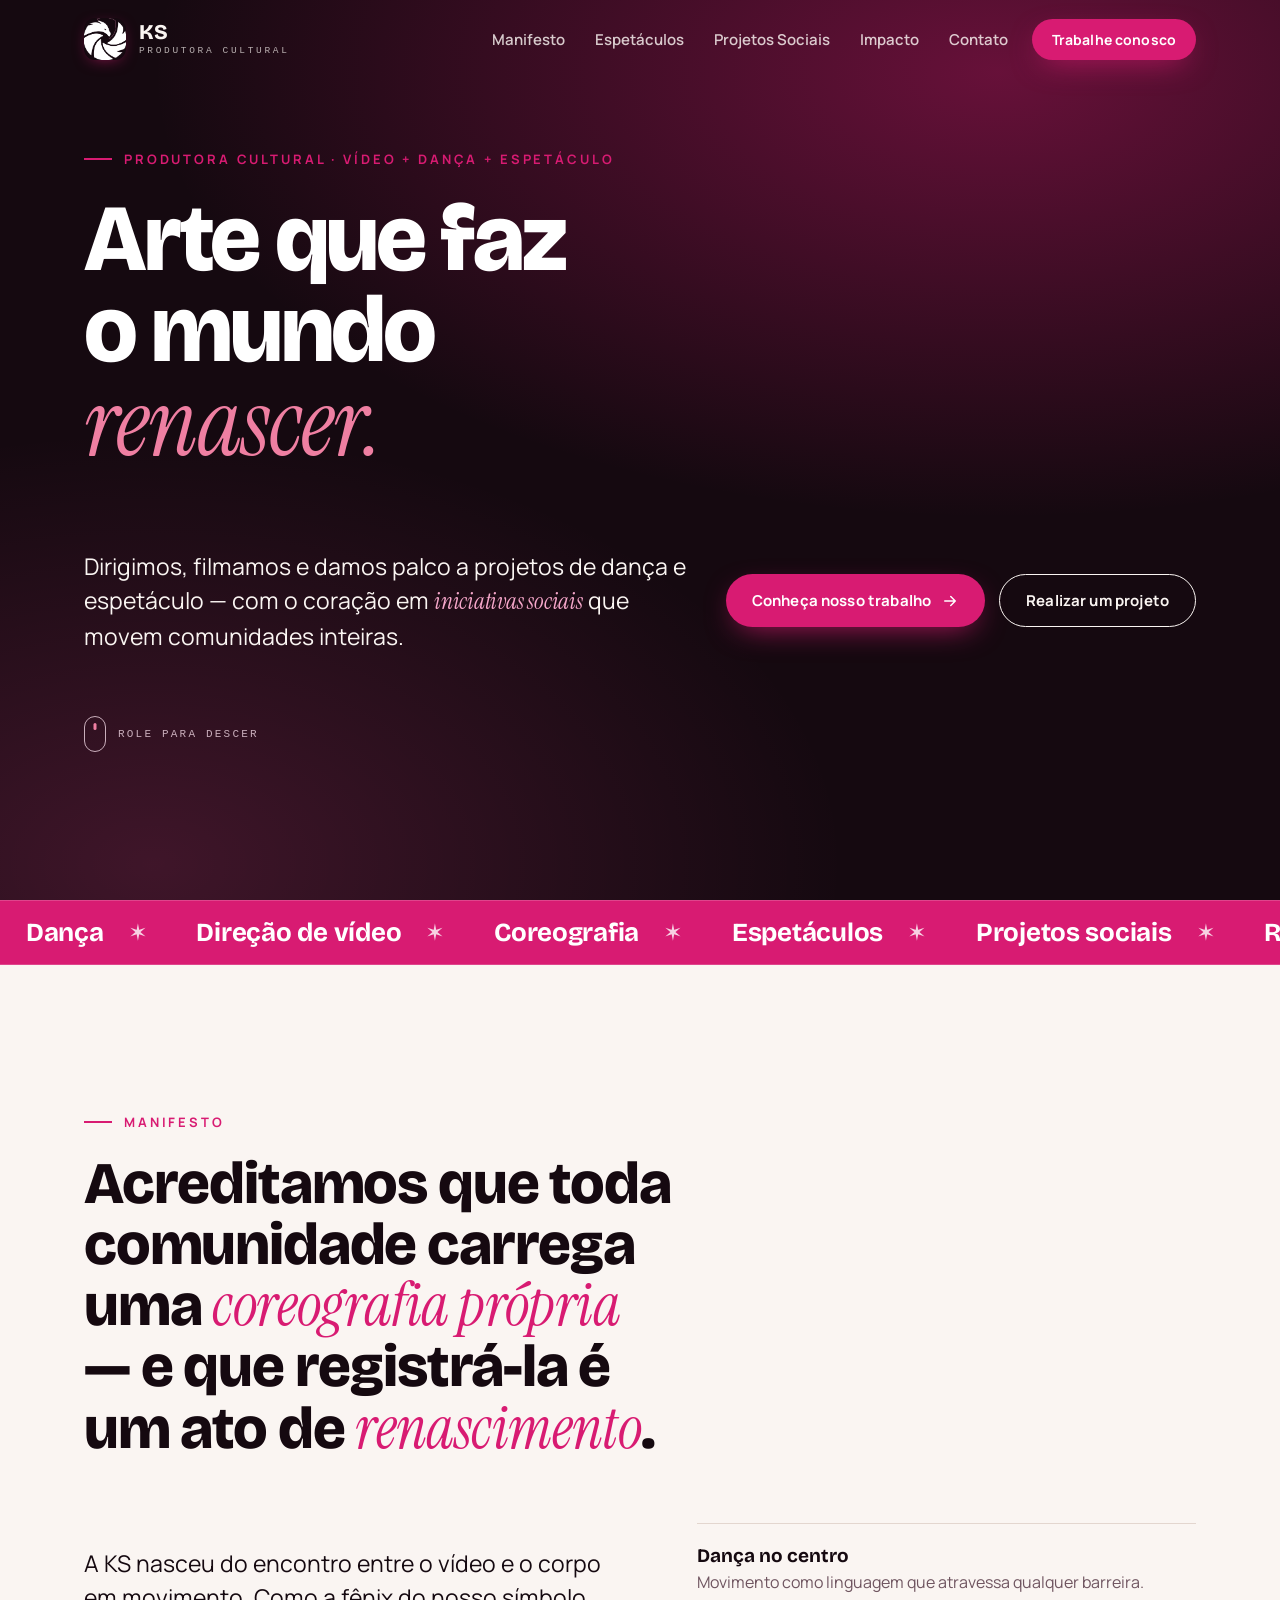
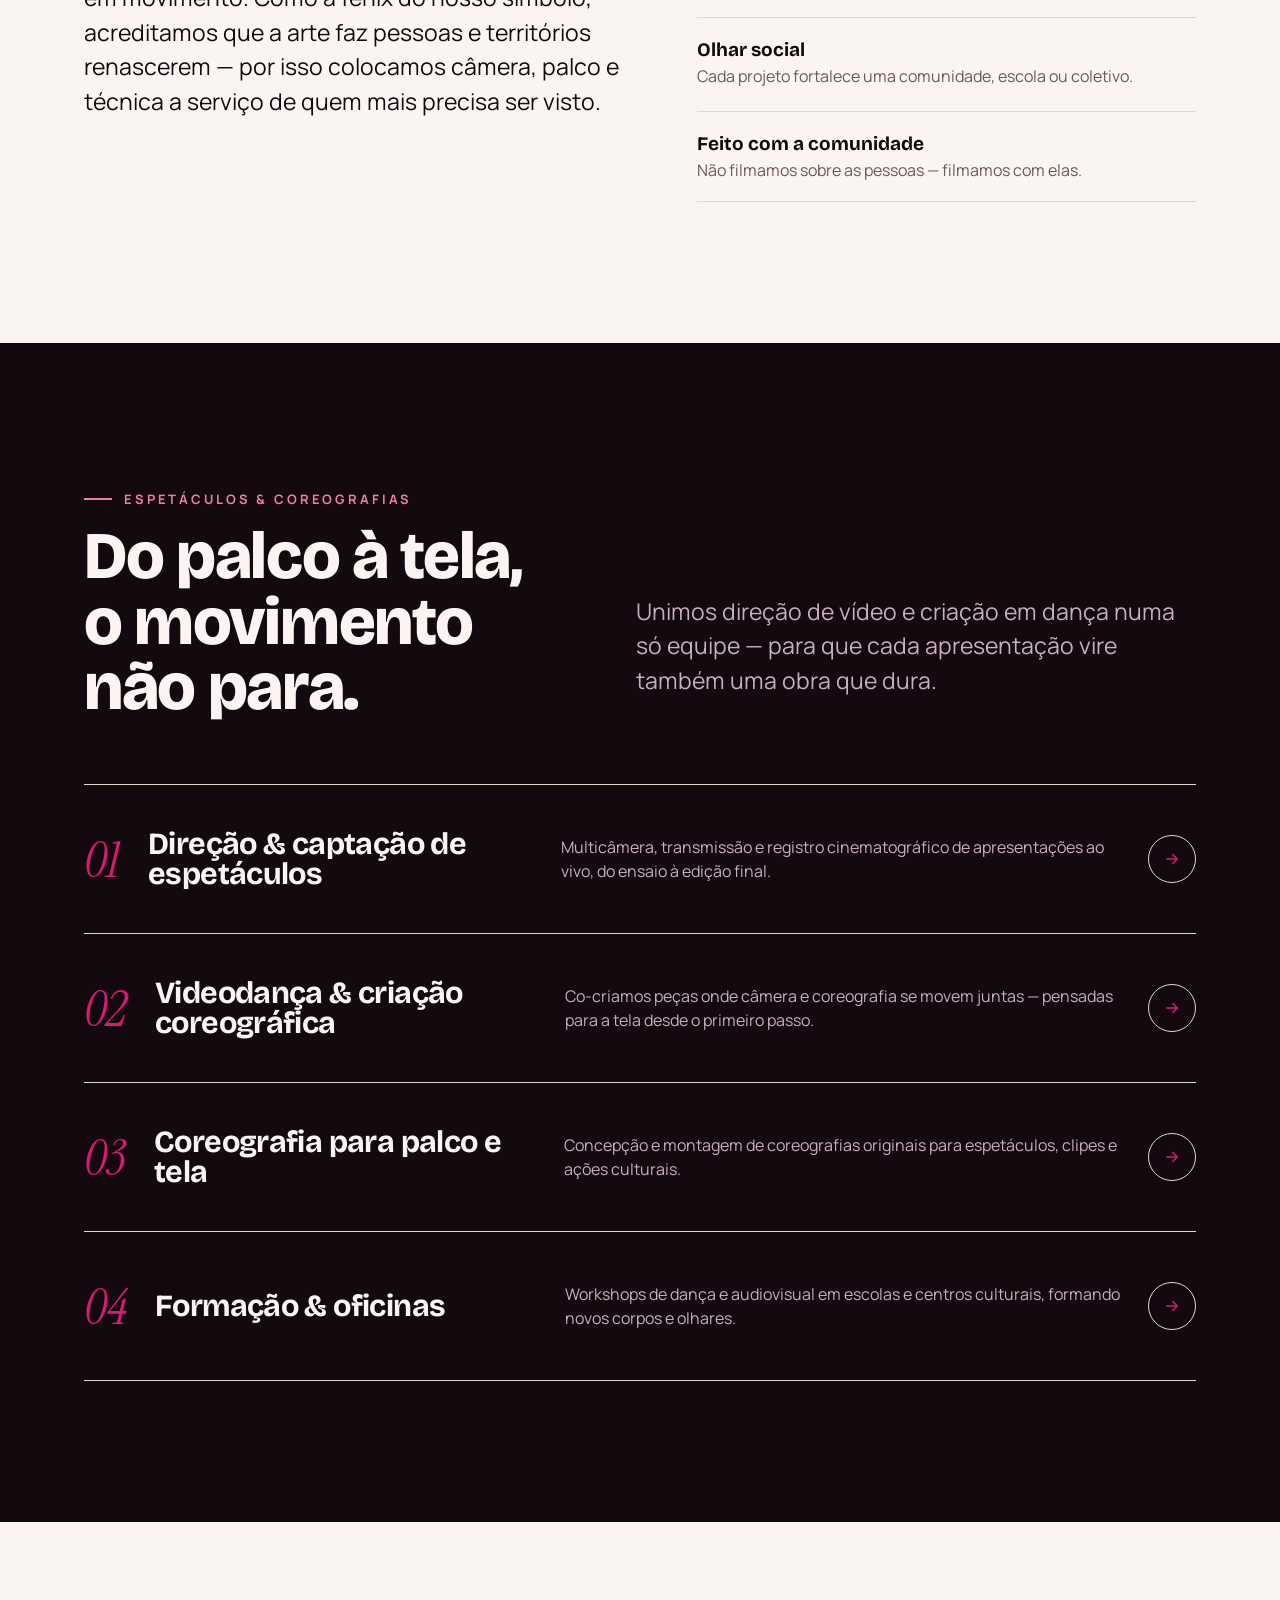
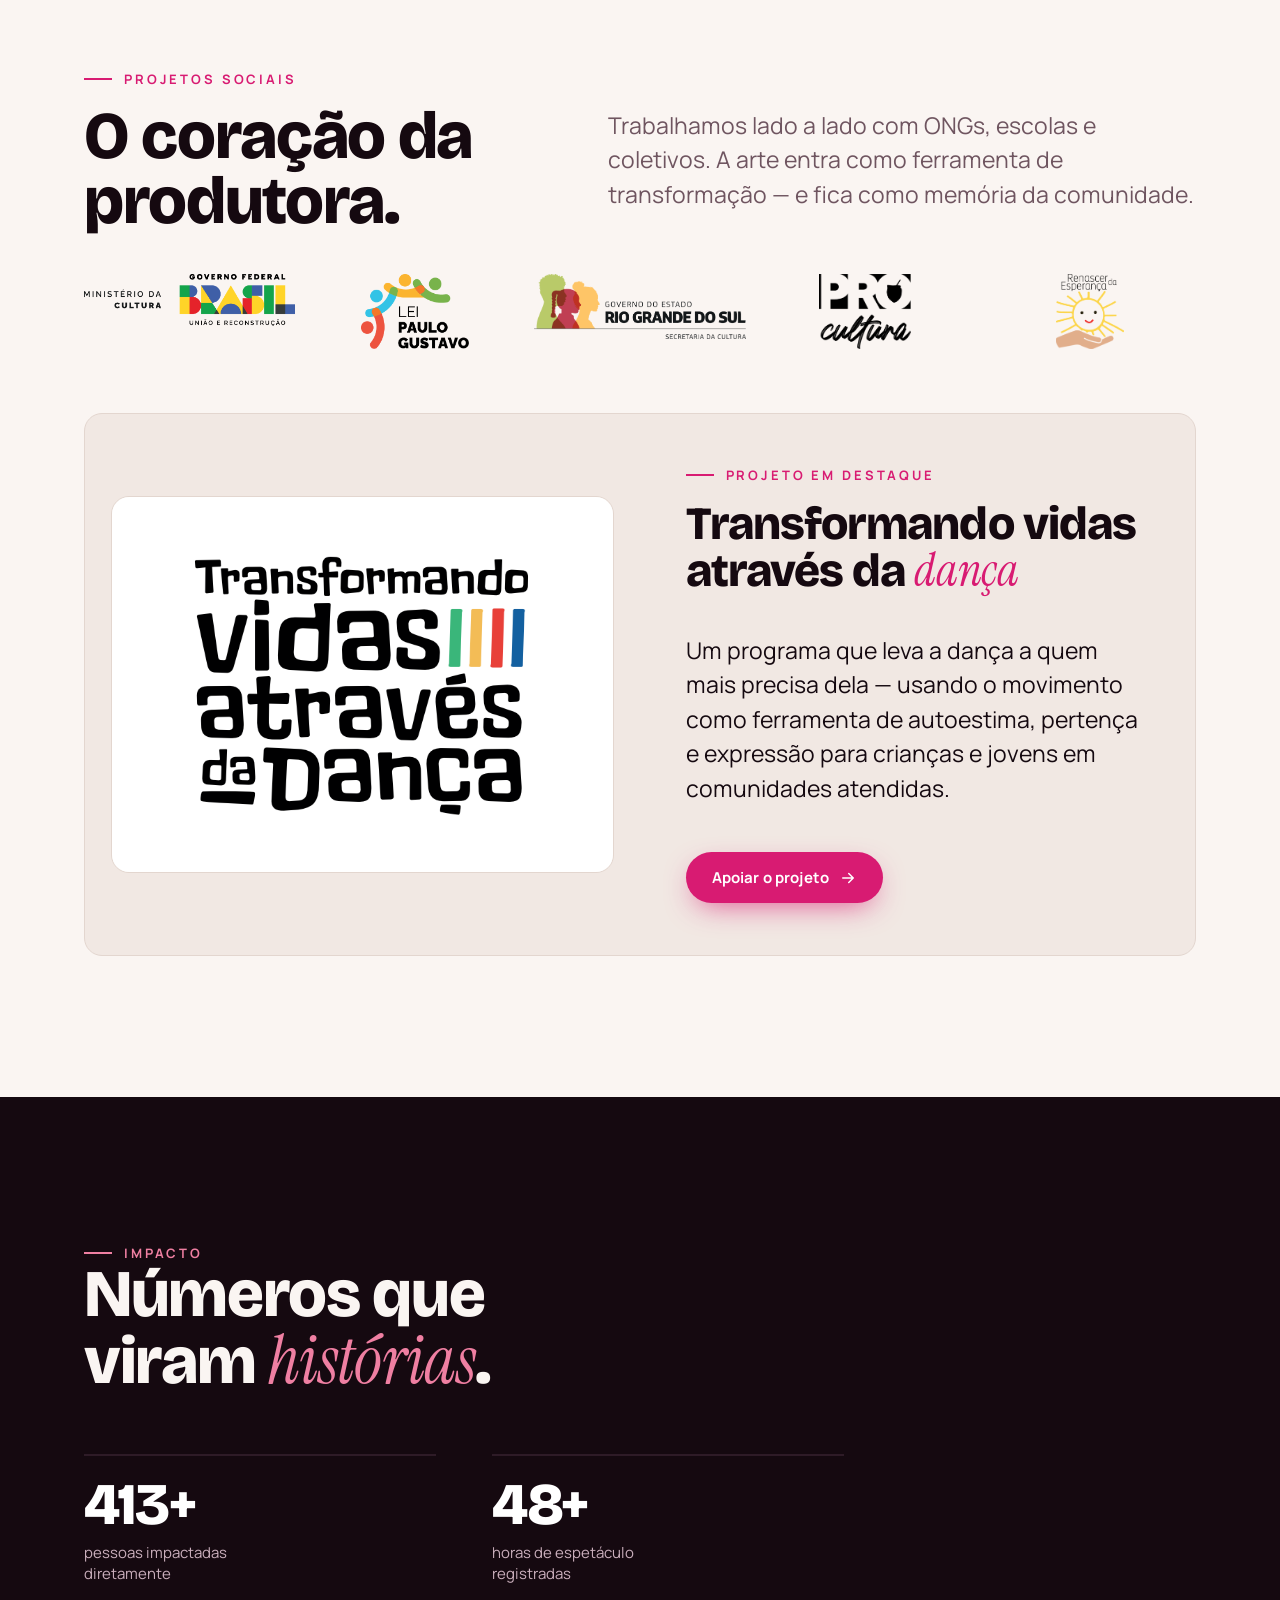
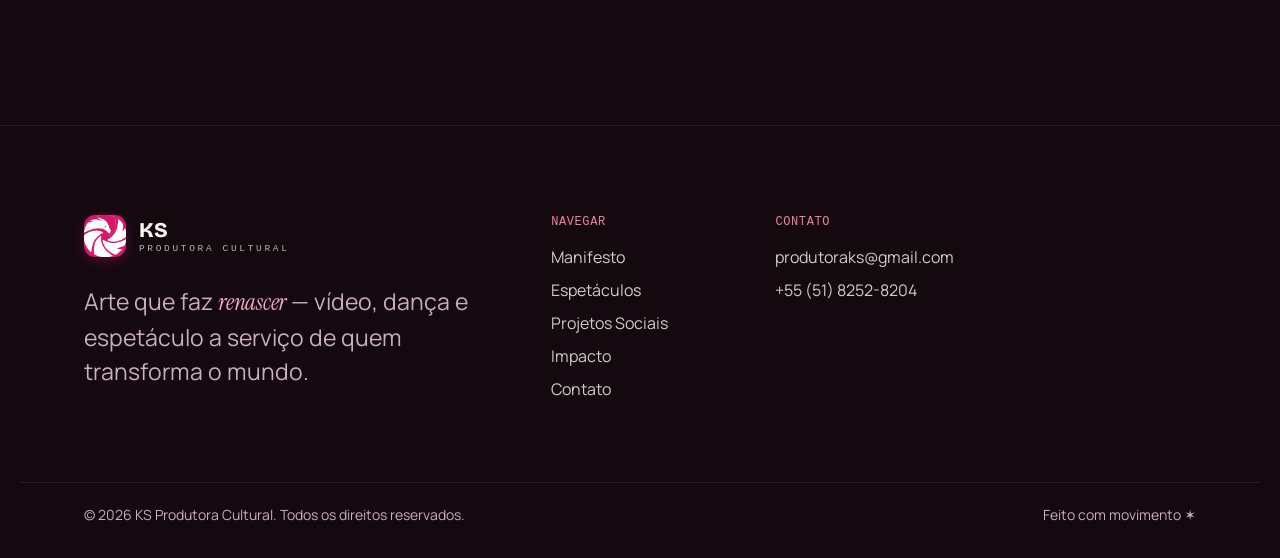
<file: index.html>
<!DOCTYPE html>
<html lang="pt-BR">
<head>
  <meta charset="UTF-8" />
  <meta name="viewport" content="width=device-width, initial-scale=1.0" />
  <title>KS — Produtora Cultural · vídeo, dança e transformação</title>
  <meta name="description" content="Produtora cultural de vídeo, dança e espetáculo, com foco em projetos sociais que transformam comunidades." />

  <!-- fonts -->
  <link rel="preconnect" href="https://fonts.googleapis.com" />
  <link rel="preconnect" href="https://fonts.gstatic.com" crossorigin />
  <link href="https://fonts.googleapis.com/css2?family=Bricolage+Grotesque:opsz,wght@12..96,400;12..96,600;12..96,700;12..96,800&family=Manrope:wght@400;500;600;700;800&family=Instrument+Serif:ital@0;1&family=Anton&family=Archivo:wght@400..900&display=swap" rel="stylesheet" />

  <link rel="stylesheet" href="css/styles.css" />
  <link rel="stylesheet" href="css/layout.css" />
  <link rel="stylesheet" href="css/sections.css" />
</head>
<body>
  <!-- ===================== NAV ===================== -->
  <header class="nav" id="nav">
    <div class="nav__inner wrap">
      <a href="#home" class="logo" aria-label="KS Produtora Cultural — início" data-nav-close>
        <span class="logo__mark"><img src="assets/logo.webp" alt="" /></span>
        <span class="logo__words">
          <strong>KS</strong>
          <em>produtora cultural</em>
        </span>
      </a>
      <nav class="nav__links" aria-label="Principal">
        <a href="#manifesto">Manifesto</a>
        <a href="#palco">Espetáculos</a>
        <a href="#social">Projetos Sociais</a>
        <a href="#impacto">Impacto</a>
        <a href="#contato">Contato</a>
      </nav>
      <a href="https://wa.me/555182528204" class="btn btn--mag nav__cta">Trabalhe conosco</a>
      <button class="nav__burger" id="burger" aria-label="Abrir menu" aria-expanded="false">
        <span></span><span></span><span></span>
      </button>
    </div>
    <div class="nav__sheet" id="navSheet">
      <a href="#manifesto" data-nav-close><span class="mono">01</span> Manifesto</a>
      <a href="#palco" data-nav-close><span class="mono">02</span> Espetáculos</a>
      <a href="#social" data-nav-close><span class="mono">03</span> Projetos Sociais</a>
      <a href="#impacto" data-nav-close><span class="mono">04</span> Impacto</a>
      <a href="https://wa.me/555182528204" data-nav-close class="btn btn--mag" style="margin-top:18px;align-self:flex-start;">
        Trabalhe conosco
        <svg width="18" height="18" viewBox="0 0 24 24" fill="none" aria-hidden="true"><path d="M5 12h14M13 6l6 6-6 6" stroke="currentColor" stroke-width="2" stroke-linecap="round" stroke-linejoin="round"></path></svg>
      </a>
    </div>
  </header>

  <main>
    <!-- ===================== HERO ===================== -->
    <section id="home" class="hero">
      <div class="hero__bg">
      </div>
      <div class="hero__inner wrap">
        <span class="eyebrow hero__eyebrow">Produtora cultural · vídeo + dança + espetáculo</span>
        <h1 class="display hero__title">
          <span class="line"><span>Arte que faz o mundo</span></span>
          <span class="line line--rot">
            <span class="rotator"><span class="rotator__word serif-accent" id="rotator">renascer.</span></span>
          </span>
        </h1>

        <div class="hero__foot">
          <p class="lead">
            Dirigimos, filmamos e damos palco a projetos de dança e espetáculo — com o
            coração em <span class="serif-accent" style="color:var(--pink-soft);">iniciativas sociais</span> que
            movem comunidades inteiras.
          </p>
          <div class="hero__cta">
            <a href="#palco" class="btn btn--mag btn--arrow">Conheça nosso trabalho
              <svg width="18" height="18" viewBox="0 0 24 24" fill="none" aria-hidden="true"><path d="M5 12h14M13 6l6 6-6 6" stroke="currentColor" stroke-width="2" stroke-linecap="round" stroke-linejoin="round"></path></svg>
            </a>
            <a href="https://wa.me/555182528204" class="btn btn--ghost"><span>Realizar um projeto</span></a>
          </div>
        </div>

        <div class="hero__scroll">
          <span class="dot"></span> role para descer
        </div>
      </div>
    </section>

    <!-- ===================== MARQUEE ===================== -->
    <div class="marquee" aria-hidden="true">
      <div class="marquee__track">
        <span>Dança</span><span>Direção de vídeo</span><span>Coreografia</span><span>Espetáculos</span><span>Projetos sociais</span><span>Registro de palco</span><span>Videodança</span><span>Formação</span><span>Dança</span><span>Direção de vídeo</span><span>Coreografia</span><span>Espetáculos</span><span>Projetos sociais</span><span>Registro de palco</span><span>Videodança</span><span>Formação</span>
      </div>
    </div>

    <!-- ===================== MANIFESTO ===================== -->
    <section id="manifesto" class="section section--light manifesto">
      <div class="wrap">
        <span class="eyebrow reveal">Manifesto</span>
        <h2 class="manifesto__big reveal">
          Acreditamos que toda comunidade carrega uma
          <span class="serif-accent" style="color:var(--magenta);">coreografia própria</span> —
          e que registrá-la é um ato de <span class="serif-accent" style="color:var(--magenta);">renascimento</span>.
        </h2>
        <div class="manifesto__grid">
          <p class="lead reveal">
            A KS nasceu do encontro entre o vídeo e o corpo em movimento. Como a fênix do nosso
            símbolo, acreditamos que a arte faz pessoas e territórios renascerem — por isso colocamos
            câmera, palco e técnica a serviço de quem mais precisa ser visto.
          </p>
          <ul class="manifesto__list reveal">
            <li><strong>Dança no centro</strong><span class="muted">Movimento como linguagem que atravessa qualquer barreira.</span></li>
            <li><strong>Olhar social</strong><span class="muted">Cada projeto fortalece uma comunidade, escola ou coletivo.</span></li>
            <li><strong>Feito com a comunidade</strong><span class="muted">Não filmamos sobre as pessoas — filmamos com elas.</span></li>
          </ul>
        </div>
      </div>
    </section>

    <!-- ===================== PALCO ===================== -->
    <section id="palco" class="section section--ink palco">
      <div class="wrap">
        <div class="sec-head reveal">
          <div>
            <span class="eyebrow">Espetáculos & Coreografias</span>
            <h2 class="h2">Do palco à tela,<br />o movimento não para.</h2>
          </div>
          <p class="lead muted" style="max-width:40ch;">
            Unimos direção de vídeo e criação em dança numa só equipe — para que cada
            apresentação vire também uma obra que dura.
          </p>
        </div>
        <div class="palco__rows">
          <article class="palco__row reveal">
            <span class="palco__n serif-accent">01</span>
            <h3 class="h3 palco__t">Direção & captação de espetáculos</h3>
            <p class="palco__d muted">Multicâmera, transmissão e registro cinematográfico de apresentações ao vivo, do ensaio à edição final.</p>
            <span class="palco__arrow"><svg width="18" height="18" viewBox="0 0 24 24" fill="none" aria-hidden="true"><path d="M5 12h14M13 6l6 6-6 6" stroke="currentColor" stroke-width="2" stroke-linecap="round" stroke-linejoin="round"></path></svg></span>
          </article>
          <article class="palco__row reveal">
            <span class="palco__n serif-accent">02</span>
            <h3 class="h3 palco__t">Videodança & criação coreográfica</h3>
            <p class="palco__d muted">Co-criamos peças onde câmera e coreografia se movem juntas — pensadas para a tela desde o primeiro passo.</p>
            <span class="palco__arrow"><svg width="18" height="18" viewBox="0 0 24 24" fill="none" aria-hidden="true"><path d="M5 12h14M13 6l6 6-6 6" stroke="currentColor" stroke-width="2" stroke-linecap="round" stroke-linejoin="round"></path></svg></span>
          </article>
          <article class="palco__row reveal">
            <span class="palco__n serif-accent">03</span>
            <h3 class="h3 palco__t">Coreografia para palco e tela</h3>
            <p class="palco__d muted">Concepção e montagem de coreografias originais para espetáculos, clipes e ações culturais.</p>
            <span class="palco__arrow"><svg width="18" height="18" viewBox="0 0 24 24" fill="none" aria-hidden="true"><path d="M5 12h14M13 6l6 6-6 6" stroke="currentColor" stroke-width="2" stroke-linecap="round" stroke-linejoin="round"></path></svg></span>
          </article>
          <article class="palco__row reveal">
            <span class="palco__n serif-accent">04</span>
            <h3 class="h3 palco__t">Formação & oficinas</h3>
            <p class="palco__d muted">Workshops de dança e audiovisual em escolas e centros culturais, formando novos corpos e olhares.</p>
            <span class="palco__arrow"><svg width="18" height="18" viewBox="0 0 24 24" fill="none" aria-hidden="true"><path d="M5 12h14M13 6l6 6-6 6" stroke="currentColor" stroke-width="2" stroke-linecap="round" stroke-linejoin="round"></path></svg></span>
          </article>
        </div>
      </div>
    </section>

    <!-- ===================== SOCIAL ===================== -->
    <section id="social" class="section section--light social">
      <div class="wrap">
        <div class="sec-head reveal">
          <div>
            <span class="eyebrow">Projetos Sociais</span>
            <h2 class="h2">O coração da<br />produtora.</h2>
          </div>
          <p class="lead muted" style="max-width:42ch;">
            Trabalhamos lado a lado com ONGs, escolas e coletivos. A arte entra como
            ferramenta de transformação — e fica como memória da comunidade.
          </p>
    
      <div class="parceiros-logo">
        <div class="logos reveal">
          <img class="logo-ph" src="assets/parceiros/logo-09.png" />            
          <img class="logo-ph" src="assets/parceiros/logo-05.png" />
          <img class="logo-ph" src="assets/parceiros/logo-07.png" />
          <img class="logo-ph" src="assets/parceiros/logo-06.png" />
          <img class="logo-ph" src="assets/parceiros/logo-08.png" />            
        </div>
      </div>

        </div>

        <article class="feature reveal">
          <div class="ph feature__ph">
            <!-- <span class="ph__tag">logotipo do projeto</span> -->
              <img src="assets/logo-tvad.png" alt="Crianças dançando em um palco, sorrindo e se divertindo." />
          </div>
          <div class="feature__body">
            <span class="eyebrow">Projeto em destaque</span>
            <h3 class="feature__title">
              Transformando vidas através da
              <span class="serif-accent" style="color:var(--magenta);">dança</span>
            </h3>
            <p class="lead" style="max-width:46ch;">
              Um programa que leva a dança a quem mais precisa dela — usando o movimento
              como ferramenta de autoestima, pertença e expressão para crianças e jovens
              em comunidades atendidas.
            </p>
            <a href="#contato" class="btn btn--mag btn--arrow" style="margin-top:8px;">
              Apoiar o projeto
              <svg width="18" height="18" viewBox="0 0 24 24" fill="none" aria-hidden="true"><path d="M5 12h14M13 6l6 6-6 6" stroke="currentColor" stroke-width="2" stroke-linecap="round" stroke-linejoin="round"></path></svg>
            </a>
          </div>
        </article>
      </div>
    </section>
    

    <!-- ===================== IMPACTO ===================== -->
    <section id="impacto" class="section section--ink impacto">
      <div class="wrap">
        <span class="eyebrow reveal">Impacto</span>
        <h2 class="h2 reveal" style="max-width:16ch;margin-bottom:8px;">
          Números que viram <span class="serif-accent" style="color:var(--magenta-bright);">histórias</span>.
        </h2>
        <div class="stats">
          <div class="stat reveal">
            <span class="stat__n"><span class="countup" data-to="500" data-suffix="+">0</span></span>
            <span class="stat__l muted">pessoas impactadas diretamente</span>
          </div>
          <div class="stat reveal">
            <span class="stat__n"><span class="countup" data-to="60" data-suffix="+">0</span></span>
            <span class="stat__l muted">horas de espetáculo registradas</span>
          </div>
        </div>
      </div>
    </section>


    <!-- ===================== CONTATO ===================== -->
    <!-- <section id="contato" class="section section--light contato">
      <div class="wrap contato__grid">
        <div class="contato__left reveal">
          <span class="eyebrow">Contato</span>
          <h2 class="display contato__big">
            Vamos<br />criar<br /><span class="serif-accent" style="color:var(--magenta);">juntos?</span>
          </h2>
          <p class="lead muted" style="margin-top:20px;">
            Tem um projeto social, espetáculo ou edital em mente? Conte pra gente —
            respondemos em até 2 dias úteis.
          </p>
          <div class="contato__direct">
            <a href="mailto:produtoraks@gmail.com" class="contato__email">produtoraks@gmail.com</a>
          </div>
        </div>

        <form class="contato__form reveal" id="contatoForm">
          <label class="field">
            <span>Nome</span>
            <input required name="nome" placeholder="Seu nome ou organização" />
          </label>
          <label class="field">
            <span>E-mail</span>
            <input required type="email" name="email" placeholder="voce@email.com" />
          </label>
          <label class="field">
            <span>Tipo de projeto</span>
            <select name="tipo">
              <option>Projeto social</option>
              <option>Espetáculo / registro de palco</option>
              <option>Videodança / criação</option>
              <option>Edital / captação</option>
              <option>Outro</option>
            </select>
          </label>
          <label class="field">
            <span>Mensagem</span>
            <textarea required name="msg" rows="4" placeholder="Conte sobre a sua ideia…"></textarea>
          </label>
          <button type="submit" class="btn btn--mag btn--arrow" style="justify-content:center;">
            Enviar mensagem
            <svg width="18" height="18" viewBox="0 0 24 24" fill="none" aria-hidden="true"><path d="M5 12h14M13 6l6 6-6 6" stroke="currentColor" stroke-width="2" stroke-linecap="round" stroke-linejoin="round"></path></svg>
          </button>
        </form>
      </div>
    </section> -->
  </main>

  <!-- ===================== FOOTER ===================== -->
  <footer class="footer section--ink">
    <div class="wrap footer__top">
      <div class="footer__brand">
        <a href="#home" class="logo" aria-label="KS Produtora Cultural — início" data-nav-close>
          <span class="logo__mark"><img src="assets/logo.jpg" alt="" /></span>
          <span class="logo__words">
            <strong>KS</strong>
            <em>produtora cultural</em>
          </span>
        </a>
        <p class="lead muted" style="margin-top:22px;max-width:34ch;">
          Arte que faz <span class="serif-accent" style="color:var(--pink-soft);">renascer</span> —
          vídeo, dança e espetáculo a serviço de quem transforma o mundo.
        </p>
      </div>
      <div class="footer__cols">
        <div>
          <span class="mono footer__h">NAVEGAR</span>
          <a href="#manifesto">Manifesto</a>
          <a href="#palco">Espetáculos</a>
          <a href="#social">Projetos Sociais</a>
          <a href="#impacto">Impacto</a>
          <a href="#contato">Contato</a>
        </div>
        <div>
          <span class="mono footer__h">CONTATO</span>
          <a href="mailto:produtoraks@gmail.com">produtoraks@gmail.com</a>
          <a href="tel:+555182528204">+55 (51) 8252-8204</a>
        </div>
      </div>
    </div>
    <div class="wrap footer__bot">
      <span class="muted">© <span id="year">2026</span> KS Produtora Cultural. Todos os direitos reservados.</span>
      <span class="muted">Feito com movimento ✶</span>
    </div>
  </footer>

  <!-- app (JS puro) -->
  <script src="js/main.js"></script>
</body>
</html>
</file>
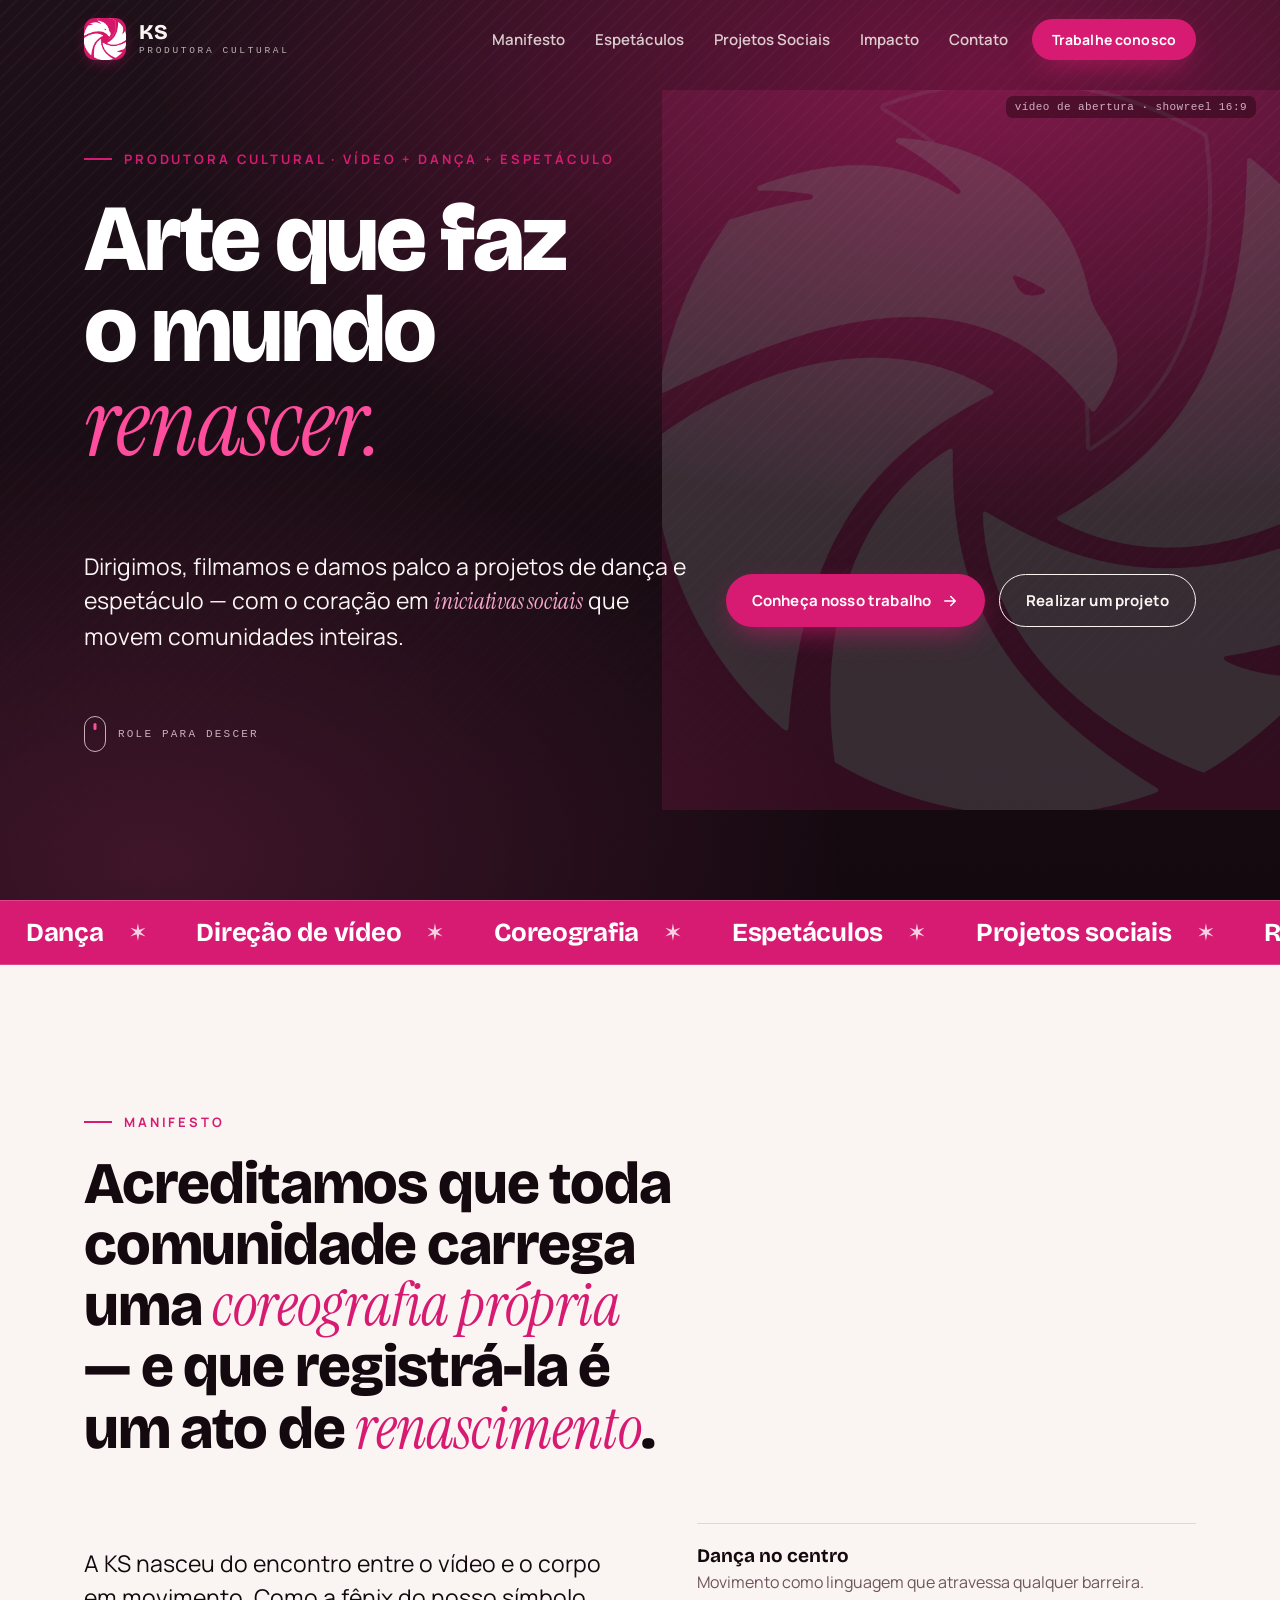
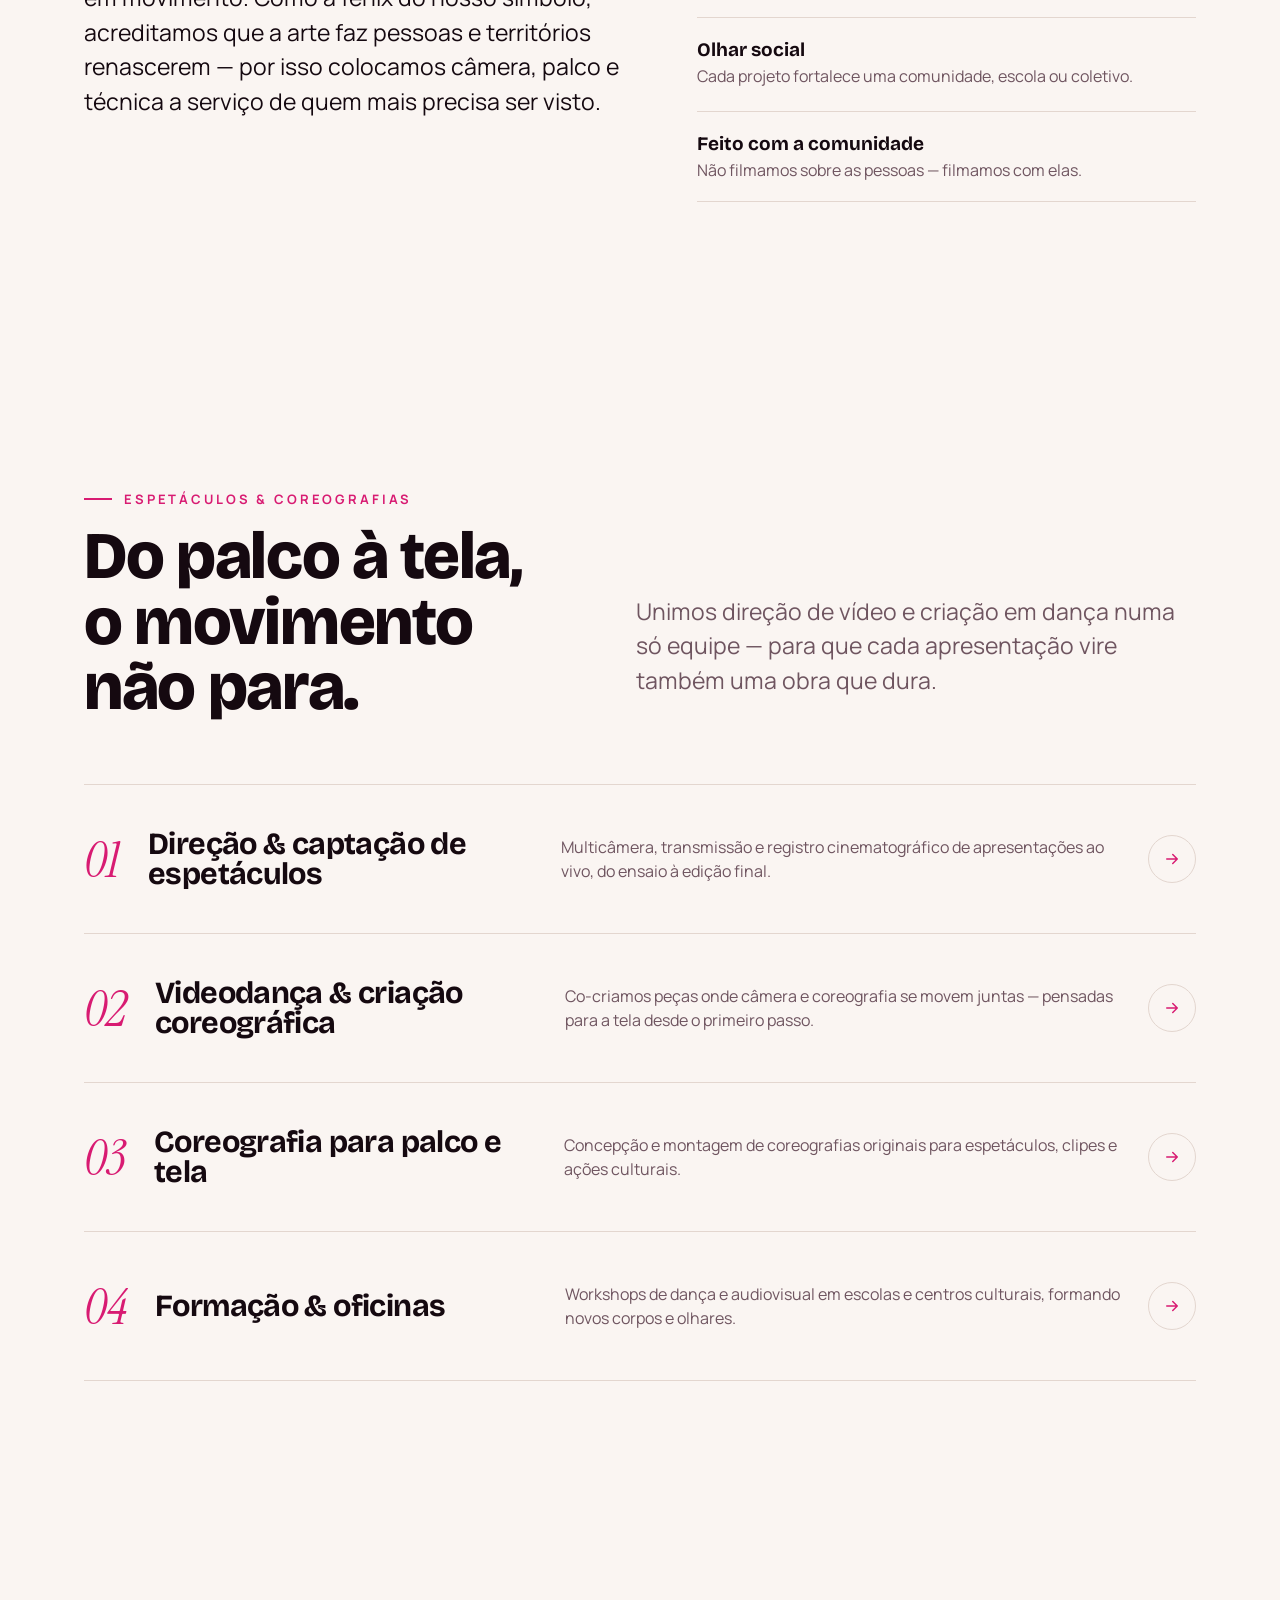
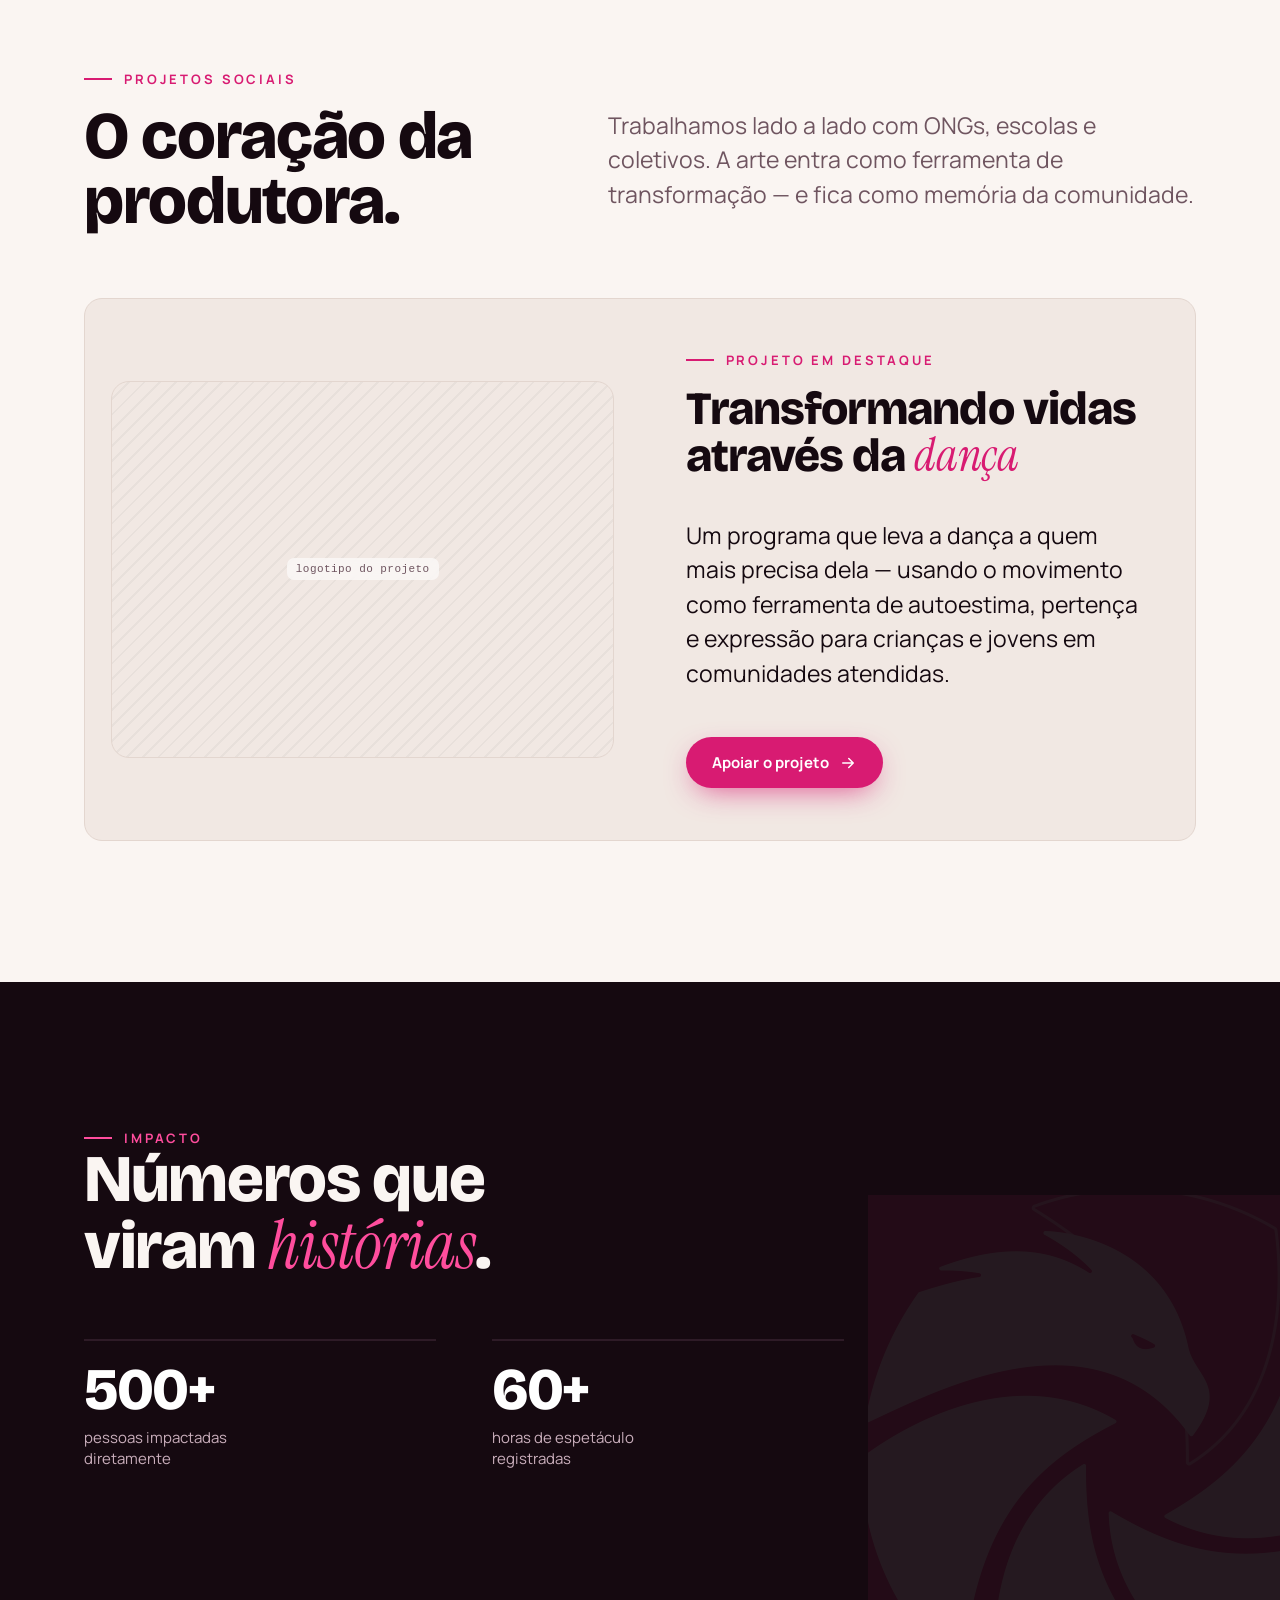
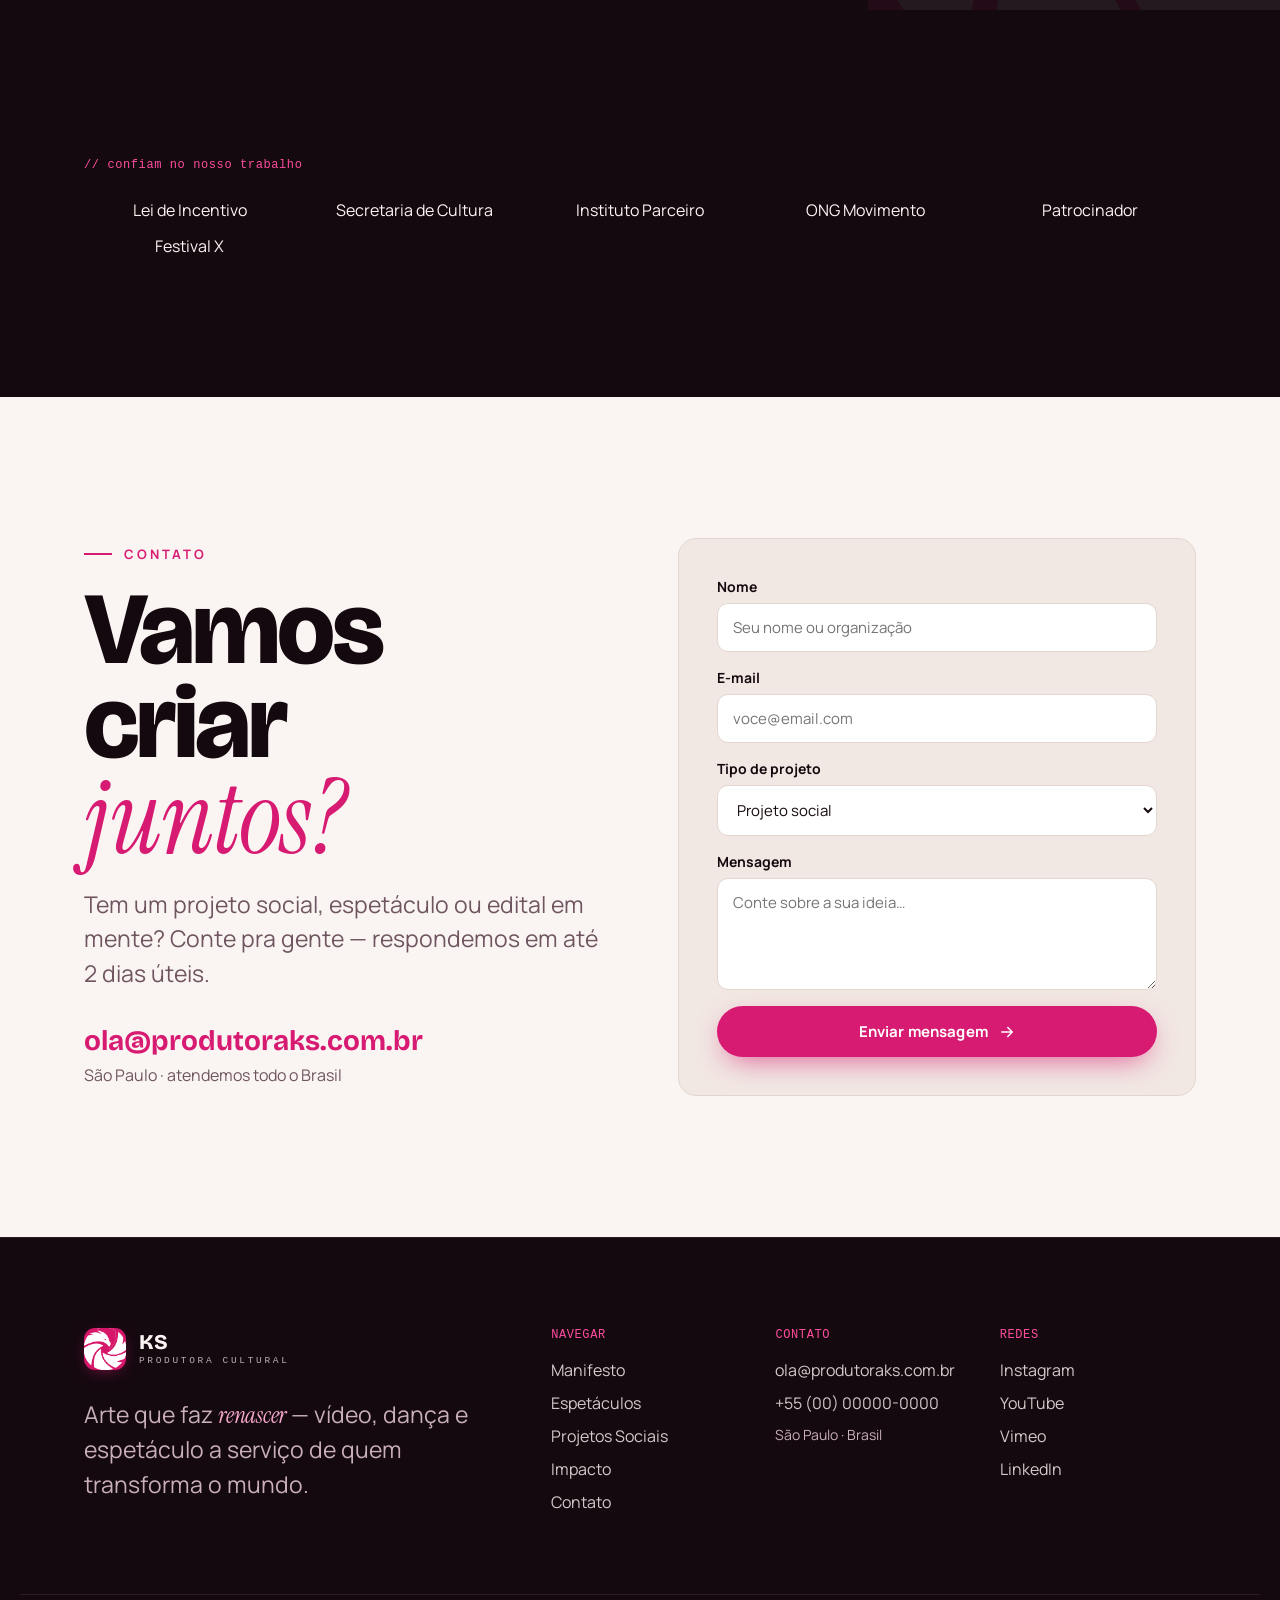
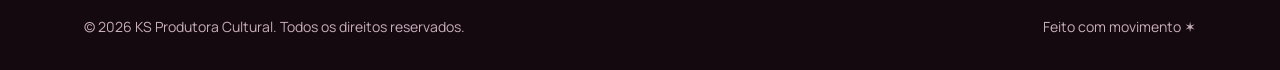
<file: index-print.html>
<!DOCTYPE html>
<html lang="pt-BR">
<head>
  <meta charset="UTF-8" />
  <meta name="viewport" content="width=device-width, initial-scale=1.0" />
  <title>KS — Produtora Cultural · versão para impressão</title>
  <meta name="description" content="Produtora cultural de vídeo, dança e espetáculo, com foco em projetos sociais que transformam comunidades." />

  <!-- fonts -->
  <link rel="preconnect" href="https://fonts.googleapis.com" />
  <link rel="preconnect" href="https://fonts.gstatic.com" crossorigin />
  <link href="https://fonts.googleapis.com/css2?family=Bricolage+Grotesque:opsz,wght@12..96,400;12..96,600;12..96,700;12..96,800&family=Manrope:wght@400;500;600;700;800&family=Instrument+Serif:ital@0;1&family=Anton&family=Archivo:wght@400..900&display=swap" rel="stylesheet" />

  <link rel="stylesheet" href="css/styles.css" />
  <link rel="stylesheet" href="css/layout.css" />
  <link rel="stylesheet" href="css/sections.css" />

  <style>
    /* ============ PRINT-READY OVERRIDES ============ */
    @page { size: A4 portrait; margin: 0; }
    html, body { background: var(--ink); }
    *, *::before, *::after {
      -webkit-print-color-adjust: exact !important;
      print-color-adjust: exact !important;
    }
    .reveal { opacity: 1 !important; transform: none !important; transition: none !important; }
    @media print {
      *, *::before, *::after {
        animation-delay: -99s !important;
        animation-duration: .001s !important;
        animation-iteration-count: 1 !important;
        animation-fill-mode: both !important;
        animation-play-state: running !important;
        transition-duration: 0s !important;
      }
      .nav, .nav__burger, .nav__sheet, .twk-panel,
      .hero__scroll, .work__play { display: none !important; }
      main { padding-top: 0 !important; }
      .hero {
        min-height: auto !important;
        padding-top: 64px !important;
        padding-bottom: 56px !important;
        break-after: page;
      }
      .hero__bg::after { -webkit-print-color-adjust: exact !important; print-color-adjust: exact !important; }
      .section { break-inside: avoid; }
      .marquee { break-inside: avoid; }
      .work, .case, .member, .palco__row, .stat, .manifesto__list li, .logo-ph { break-inside: avoid; }
      .contato__form { break-inside: avoid; }
      .hero, .impacto { overflow: visible !important; }
      .hero__title { font-size: clamp(40px, 6vw, 84px) !important; }
    }
  </style>
</head>
<body>

  <!-- ===================== NAV ===================== -->
  <header class="nav" id="nav">
    <div class="nav__inner wrap">
      <a href="#home" class="logo" aria-label="KS Produtora Cultural — início" data-nav-close>
        <span class="logo__mark"><img src="assets/logo.jpg" alt="" /></span>
        <span class="logo__words">
          <strong>KS</strong>
          <em>produtora cultural</em>
        </span>
      </a>
      <nav class="nav__links" aria-label="Principal">
        <a href="#manifesto">Manifesto</a>
        <a href="#palco">Espetáculos</a>
        <a href="#social">Projetos Sociais</a>
        <a href="#impacto">Impacto</a>
        <a href="#contato">Contato</a>
      </nav>
      <a href="#contato" class="btn btn--mag nav__cta">Trabalhe conosco</a>
      <button class="nav__burger" id="burger" aria-label="Abrir menu" aria-expanded="false">
        <span></span><span></span><span></span>
      </button>
    </div>
    <div class="nav__sheet" id="navSheet">
      <a href="#manifesto" data-nav-close><span class="mono">01</span> Manifesto</a>
      <a href="#palco" data-nav-close><span class="mono">02</span> Espetáculos</a>
      <a href="#social" data-nav-close><span class="mono">03</span> Projetos Sociais</a>
      <a href="#impacto" data-nav-close><span class="mono">04</span> Impacto</a>
      <a href="#contato" data-nav-close><span class="mono">05</span> Contato</a>
      <a href="#contato" data-nav-close class="btn btn--mag" style="margin-top:18px;align-self:flex-start;">
        Trabalhe conosco
        <svg width="18" height="18" viewBox="0 0 24 24" fill="none" aria-hidden="true"><path d="M5 12h14M13 6l6 6-6 6" stroke="currentColor" stroke-width="2" stroke-linecap="round" stroke-linejoin="round"></path></svg>
      </a>
    </div>
  </header>

  <main>
    <!-- ===================== HERO ===================== -->
    <section id="home" class="hero">
      <div class="hero__bg">
        <div class="ph">
          <span class="ph__tag">vídeo de abertura · showreel 16:9</span>
        </div>
      </div>
      <img class="hero__ghost" src="assets/logo.jpg" alt="" aria-hidden="true" />

      <div class="hero__inner wrap">
        <span class="eyebrow hero__eyebrow">Produtora cultural · vídeo + dança + espetáculo</span>
        <h1 class="display hero__title">
          <span class="line"><span>Arte que faz o mundo</span></span>
          <span class="line line--rot">
            <span class="rotator"><span class="rotator__word serif-accent" id="rotator">renascer.</span></span>
          </span>
        </h1>

        <div class="hero__foot">
          <p class="lead">
            Dirigimos, filmamos e damos palco a projetos de dança e espetáculo — com o
            coração em <span class="serif-accent" style="color:var(--pink-soft);">iniciativas sociais</span> que
            movem comunidades inteiras.
          </p>
          <div class="hero__cta">
            <a href="#palco" class="btn btn--mag btn--arrow">Conheça nosso trabalho
              <svg width="18" height="18" viewBox="0 0 24 24" fill="none" aria-hidden="true"><path d="M5 12h14M13 6l6 6-6 6" stroke="currentColor" stroke-width="2" stroke-linecap="round" stroke-linejoin="round"></path></svg>
            </a>
            <a href="#contato" class="btn btn--ghost"><span>Realizar um projeto</span></a>
          </div>
        </div>

        <div class="hero__scroll">
          <span class="dot"></span> role para descer
        </div>
      </div>
    </section>

    <!-- ===================== MARQUEE ===================== -->
    <div class="marquee" aria-hidden="true">
      <div class="marquee__track">
        <span>Dança</span><span>Direção de vídeo</span><span>Coreografia</span><span>Espetáculos</span><span>Projetos sociais</span><span>Registro de palco</span><span>Videodança</span><span>Formação</span><span>Dança</span><span>Direção de vídeo</span><span>Coreografia</span><span>Espetáculos</span><span>Projetos sociais</span><span>Registro de palco</span><span>Videodança</span><span>Formação</span>
      </div>
    </div>

    <!-- ===================== MANIFESTO ===================== -->
    <section id="manifesto" class="section section--light manifesto">
      <div class="wrap">
        <span class="eyebrow reveal">Manifesto</span>
        <h2 class="manifesto__big reveal">
          Acreditamos que toda comunidade carrega uma
          <span class="serif-accent" style="color:var(--magenta);">coreografia própria</span> —
          e que registrá-la é um ato de <span class="serif-accent" style="color:var(--magenta);">renascimento</span>.
        </h2>
        <div class="manifesto__grid">
          <p class="lead reveal">
            A KS nasceu do encontro entre o vídeo e o corpo em movimento. Como a fênix do nosso
            símbolo, acreditamos que a arte faz pessoas e territórios renascerem — por isso colocamos
            câmera, palco e técnica a serviço de quem mais precisa ser visto.
          </p>
          <ul class="manifesto__list reveal">
            <li><strong>Dança no centro</strong><span class="muted">Movimento como linguagem que atravessa qualquer barreira.</span></li>
            <li><strong>Olhar social</strong><span class="muted">Cada projeto fortalece uma comunidade, escola ou coletivo.</span></li>
            <li><strong>Feito com a comunidade</strong><span class="muted">Não filmamos sobre as pessoas — filmamos com elas.</span></li>
          </ul>
        </div>
      </div>
    </section>

    <!-- ===================== PALCO ===================== -->
    <section id="palco" class="section section--light palco">
      <div class="wrap">
        <div class="sec-head reveal">
          <div>
            <span class="eyebrow">Espetáculos & Coreografias</span>
            <h2 class="h2">Do palco à tela,<br />o movimento não para.</h2>
          </div>
          <p class="lead muted" style="max-width:40ch;">
            Unimos direção de vídeo e criação em dança numa só equipe — para que cada
            apresentação vire também uma obra que dura.
          </p>
        </div>
        <div class="palco__rows">
          <article class="palco__row reveal">
            <span class="palco__n serif-accent">01</span>
            <h3 class="h3 palco__t">Direção & captação de espetáculos</h3>
            <p class="palco__d muted">Multicâmera, transmissão e registro cinematográfico de apresentações ao vivo, do ensaio à edição final.</p>
            <span class="palco__arrow"><svg width="18" height="18" viewBox="0 0 24 24" fill="none" aria-hidden="true"><path d="M5 12h14M13 6l6 6-6 6" stroke="currentColor" stroke-width="2" stroke-linecap="round" stroke-linejoin="round"></path></svg></span>
          </article>
          <article class="palco__row reveal">
            <span class="palco__n serif-accent">02</span>
            <h3 class="h3 palco__t">Videodança & criação coreográfica</h3>
            <p class="palco__d muted">Co-criamos peças onde câmera e coreografia se movem juntas — pensadas para a tela desde o primeiro passo.</p>
            <span class="palco__arrow"><svg width="18" height="18" viewBox="0 0 24 24" fill="none" aria-hidden="true"><path d="M5 12h14M13 6l6 6-6 6" stroke="currentColor" stroke-width="2" stroke-linecap="round" stroke-linejoin="round"></path></svg></span>
          </article>
          <article class="palco__row reveal">
            <span class="palco__n serif-accent">03</span>
            <h3 class="h3 palco__t">Coreografia para palco e tela</h3>
            <p class="palco__d muted">Concepção e montagem de coreografias originais para espetáculos, clipes e ações culturais.</p>
            <span class="palco__arrow"><svg width="18" height="18" viewBox="0 0 24 24" fill="none" aria-hidden="true"><path d="M5 12h14M13 6l6 6-6 6" stroke="currentColor" stroke-width="2" stroke-linecap="round" stroke-linejoin="round"></path></svg></span>
          </article>
          <article class="palco__row reveal">
            <span class="palco__n serif-accent">04</span>
            <h3 class="h3 palco__t">Formação & oficinas</h3>
            <p class="palco__d muted">Workshops de dança e audiovisual em escolas e centros culturais, formando novos corpos e olhares.</p>
            <span class="palco__arrow"><svg width="18" height="18" viewBox="0 0 24 24" fill="none" aria-hidden="true"><path d="M5 12h14M13 6l6 6-6 6" stroke="currentColor" stroke-width="2" stroke-linecap="round" stroke-linejoin="round"></path></svg></span>
          </article>
        </div>
      </div>
    </section>

    <!-- ===================== SOCIAL ===================== -->
    <section id="social" class="section section--light social">
      <div class="wrap">
        <div class="sec-head reveal">
          <div>
            <span class="eyebrow">Projetos Sociais</span>
            <h2 class="h2">O coração da<br />produtora.</h2>
          </div>
          <p class="lead muted" style="max-width:42ch;">
            Trabalhamos lado a lado com ONGs, escolas e coletivos. A arte entra como
            ferramenta de transformação — e fica como memória da comunidade.
          </p>
        </div>

        <article class="feature reveal">
          <div class="ph feature__ph">
            <span class="ph__tag">logotipo do projeto</span>
          </div>
          <div class="feature__body">
            <span class="eyebrow">Projeto em destaque</span>
            <h3 class="feature__title">
              Transformando vidas através da
              <span class="serif-accent" style="color:var(--magenta);">dança</span>
            </h3>
            <p class="lead" style="max-width:46ch;">
              Um programa que leva a dança a quem mais precisa dela — usando o movimento
              como ferramenta de autoestima, pertença e expressão para crianças e jovens
              em comunidades atendidas.
            </p>
            <a href="#contato" class="btn btn--mag btn--arrow" style="margin-top:8px;">
              Apoiar o projeto
              <svg width="18" height="18" viewBox="0 0 24 24" fill="none" aria-hidden="true"><path d="M5 12h14M13 6l6 6-6 6" stroke="currentColor" stroke-width="2" stroke-linecap="round" stroke-linejoin="round"></path></svg>
            </a>
          </div>
        </article>
      </div>
    </section>

    <!-- ===================== IMPACTO ===================== -->
    <section id="impacto" class="section section--ink impacto">
      <img class="impacto__ghost" src="assets/logo.jpg" alt="" aria-hidden="true" />
      <div class="wrap">
        <span class="eyebrow reveal">Impacto</span>
        <h2 class="h2 reveal" style="max-width:16ch;margin-bottom:8px;">
          Números que viram <span class="serif-accent" style="color:var(--magenta-bright);">histórias</span>.
        </h2>
        <div class="stats">
          <div class="stat reveal">
            <span class="stat__n"><span class="countup" data-to="500" data-suffix="+">0</span></span>
            <span class="stat__l muted">pessoas impactadas diretamente</span>
          </div>
          <div class="stat reveal">
            <span class="stat__n"><span class="countup" data-to="60" data-suffix="+">0</span></span>
            <span class="stat__l muted">horas de espetáculo registradas</span>
          </div>
        </div>
      </div>
    </section>

    <!-- ===================== PARCEIROS ===================== -->
    <section class="section section--ink parceiros">
      <div class="wrap">
        <p class="parceiros__lead reveal">
          <span class="mono" style="color:var(--magenta-bright);">// confiam no nosso trabalho</span>
        </p>
        <div class="logos reveal">
          <div class="logo-ph" title="Lei de Incentivo">Lei de Incentivo</div>
          <div class="logo-ph" title="Secretaria de Cultura">Secretaria de Cultura</div>
          <div class="logo-ph" title="Instituto Parceiro">Instituto Parceiro</div>
          <div class="logo-ph" title="ONG Movimento">ONG Movimento</div>
          <div class="logo-ph" title="Patrocinador">Patrocinador</div>
          <div class="logo-ph" title="Festival X">Festival X</div>
        </div>
      </div>
    </section>

    <!-- ===================== CONTATO ===================== -->
    <section id="contato" class="section section--light contato">
      <div class="wrap contato__grid">
        <div class="contato__left reveal">
          <span class="eyebrow">Contato</span>
          <h2 class="display contato__big">
            Vamos<br />criar<br /><span class="serif-accent" style="color:var(--magenta);">juntos?</span>
          </h2>
          <p class="lead muted" style="margin-top:20px;">
            Tem um projeto social, espetáculo ou edital em mente? Conte pra gente —
            respondemos em até 2 dias úteis.
          </p>
          <div class="contato__direct">
            <a href="mailto:ola@produtoraks.com.br" class="contato__email">ola@produtoraks.com.br</a>
            <span class="muted">São Paulo · atendemos todo o Brasil</span>
          </div>
        </div>

        <form class="contato__form reveal" id="contatoForm">
          <label class="field">
            <span>Nome</span>
            <input required name="nome" placeholder="Seu nome ou organização" />
          </label>
          <label class="field">
            <span>E-mail</span>
            <input required type="email" name="email" placeholder="voce@email.com" />
          </label>
          <label class="field">
            <span>Tipo de projeto</span>
            <select name="tipo">
              <option>Projeto social</option>
              <option>Espetáculo / registro de palco</option>
              <option>Videodança / criação</option>
              <option>Edital / captação</option>
              <option>Outro</option>
            </select>
          </label>
          <label class="field">
            <span>Mensagem</span>
            <textarea required name="msg" rows="4" placeholder="Conte sobre a sua ideia…"></textarea>
          </label>
          <button type="submit" class="btn btn--mag btn--arrow" style="justify-content:center;">
            Enviar mensagem
            <svg width="18" height="18" viewBox="0 0 24 24" fill="none" aria-hidden="true"><path d="M5 12h14M13 6l6 6-6 6" stroke="currentColor" stroke-width="2" stroke-linecap="round" stroke-linejoin="round"></path></svg>
          </button>
        </form>
      </div>
    </section>
  </main>

  <!-- ===================== FOOTER ===================== -->
  <footer class="footer section--ink">
    <div class="wrap footer__top">
      <div class="footer__brand">
        <a href="#home" class="logo" aria-label="KS Produtora Cultural — início" data-nav-close>
          <span class="logo__mark"><img src="assets/logo.jpg" alt="" /></span>
          <span class="logo__words">
            <strong>KS</strong>
            <em>produtora cultural</em>
          </span>
        </a>
        <p class="lead muted" style="margin-top:22px;max-width:34ch;">
          Arte que faz <span class="serif-accent" style="color:var(--pink-soft);">renascer</span> —
          vídeo, dança e espetáculo a serviço de quem transforma o mundo.
        </p>
      </div>
      <div class="footer__cols">
        <div>
          <span class="mono footer__h">NAVEGAR</span>
          <a href="#manifesto">Manifesto</a>
          <a href="#palco">Espetáculos</a>
          <a href="#social">Projetos Sociais</a>
          <a href="#impacto">Impacto</a>
          <a href="#contato">Contato</a>
        </div>
        <div>
          <span class="mono footer__h">CONTATO</span>
          <a href="mailto:ola@produtoraks.com.br">ola@produtoraks.com.br</a>
          <a href="tel:+5500000000000">+55 (00) 00000-0000</a>
          <span class="muted" style="font-size:14px;">São Paulo · Brasil</span>
        </div>
        <div>
          <span class="mono footer__h">REDES</span>
          <a href="#contato">Instagram</a>
          <a href="#contato">YouTube</a>
          <a href="#contato">Vimeo</a>
          <a href="#contato">LinkedIn</a>
        </div>
      </div>
    </div>
    <div class="wrap footer__bot">
      <span class="muted">© <span id="year">2026</span> KS Produtora Cultural. Todos os direitos reservados.</span>
      <span class="muted">Feito com movimento ✶</span>
    </div>
  </footer>


  <!-- auto-print quando tudo estiver pronto -->
  <script>
    (function () {
      // ano no rodapé
      var y = document.getElementById('year');
      if (y) y.textContent = new Date().getFullYear();
      // animar os contadores até o valor final
      Array.prototype.forEach.call(document.querySelectorAll('.countup'), function (el) {
        var to = parseFloat(el.getAttribute('data-to')) || 0;
        var suffix = el.getAttribute('data-suffix') || '';
        el.textContent = Math.round(to).toLocaleString('pt-BR') + suffix;
      });
      async function ready() {
        document.querySelectorAll('.reveal').forEach(function (e) { e.classList.add('in'); });
        document.documentElement.classList.add('anim-frozen');
        if (document.fonts && document.fonts.ready) { try { await document.fonts.ready; } catch (e) {} }
        await new Promise(function (r) { setTimeout(r, 600); });
        window.print();
      }
      ready();
    })();
  </script>
</body>
</html>
</file>
<file: css/styles.css>
/* ============================================================
   KS — Produtora Cultural  ·  base styles
   ============================================================ */

:root {
  /* brand */
  --magenta: #d81b72;
  --magenta-bright: #ff4d9d;
  --pink-soft: #f7a8cb;
  --pink-line: #ef8fbb;

  /* neutrals — warm */
  --ink: #150910;          /* near-black warm plum */
  --ink-2: #21121b;        /* raised dark surface */
  --ink-3: #2e1b27;        /* hairlines on dark */
  --cream: #faf5f2;        /* warm off-white */
  --cream-2: #f1e8e3;      /* raised light surface */
  --line-light: #e3d6cf;   /* hairlines on light */
  --muted-on-dark: #c9aebb;
  --muted-on-light: #6f5560;

  /* type */
  --display: "Bricolage Grotesque", "Arial Black", sans-serif;
  --serif: "Instrument Serif", Georgia, serif;
  --body: "Manrope", system-ui, sans-serif;

  --maxw: 1240px;
  --gut: clamp(20px, 5vw, 64px);
  --radius: 18px;

  color-scheme: dark;
}

* { box-sizing: border-box; }

html { scroll-behavior: smooth; }

body {
  margin: 0;
  font-family: var(--body);
  background: var(--ink);
  color: var(--cream);
  -webkit-font-smoothing: antialiased;
  text-rendering: optimizeLegibility;
  overflow-x: hidden;
}

img { max-width: 100%; display: block; }
a { color: inherit; text-decoration: none; }
button { font-family: inherit; cursor: pointer; }

::selection { background: var(--magenta); color: #fff; }

/* ---------- layout primitives ---------- */
.wrap { max-width: var(--maxw); margin: 0 auto; padding-inline: var(--gut); }
.section { padding-block: clamp(72px, 11vw, 150px); position: relative; }
.section--light { background: var(--cream); color: var(--ink); }
.section--ink { background: var(--ink); color: var(--cream); }

/* ---------- type scale ---------- */
.eyebrow {
  font-family: var(--body);
  font-weight: 700;
  font-size: 13px;
  letter-spacing: .22em;
  text-transform: uppercase;
  display: inline-flex;
  align-items: center;
  gap: 12px;
  color: var(--magenta);
}
.eyebrow::before {
  content: "";
  width: 28px; height: 2px;
  background: currentColor;
  display: inline-block;
}
.section--ink .eyebrow { color: var(--magenta-bright); }

h1, h2, h3 { font-family: var(--display); font-weight: 800; margin: 0; line-height: 0.98; letter-spacing: -0.02em; }

.display {
  font-size: clamp(48px, 9vw, 132px);
  line-height: 0.92;
  letter-spacing: -0.03em;
  text-wrap: balance;
}
.h2 { font-size: clamp(34px, 5.2vw, 72px); text-wrap: balance; }
.h3 { font-size: clamp(22px, 2.4vw, 32px); }

.serif-accent {
  font-family: var(--serif);
  font-weight: 400;
  font-style: italic;
  letter-spacing: -0.01em;
}

.lead {
  font-size: clamp(18px, 2vw, 23px);
  line-height: 1.5;
  font-weight: 400;
  max-width: 62ch;
}
.muted { color: var(--muted-on-light); }
.section--ink .muted { color: var(--muted-on-dark); }

/* ---------- buttons ---------- */
.btn {
  display: inline-flex; align-items: center; gap: 10px;
  border: none; border-radius: 100px;
  padding: 15px 26px;
  font-weight: 700; font-size: 15px; letter-spacing: .01em;
  transition: transform .25s cubic-bezier(.2,.8,.2,1), background .2s, color .2s, box-shadow .25s;
  white-space: nowrap;
}
.btn:hover { transform: translateY(-2px); }
.btn--mag { background: var(--magenta); color: #fff; box-shadow: 0 10px 30px -10px rgba(216,27,114,.8); }
.btn--mag:hover { background: var(--magenta-bright); box-shadow: 0 16px 40px -12px rgba(255,77,157,.9); }
.btn--ghost { background: transparent; color: inherit; border: 1.5px solid currentColor; }
.btn--ghost:hover { background: currentColor; }
.btn--ghost:hover span { color: var(--ink); }
.section--light .btn--ghost:hover span { color: var(--cream-2); }
.btn--arrow svg { transition: transform .25s; }
.btn--arrow:hover svg { transform: translateX(4px); }

/* ---------- reveal on scroll ---------- */
.reveal {
  opacity: 0;
  transform: translateY(28px);
  transition: opacity .8s cubic-bezier(.2,.7,.2,1), transform .8s cubic-bezier(.2,.7,.2,1);
}
.reveal.in { opacity: 1; transform: none; }
/* frozen-clock contexts (no rAF/IO/transitions): show everything instantly */
html.anim-frozen .reveal { opacity: 1 !important; transform: none !important; transition: none !important; }
@media (prefers-reduced-motion: reduce) {
  .reveal { opacity: 1; transform: none; transition: none; }
  html { scroll-behavior: auto; }
}

/* ---------- image placeholders ---------- */
.ph {
  position: relative;
  background-color: var(--ink-2);
  background-image:
    repeating-linear-gradient(135deg,
      rgba(255,255,255,.035) 0 2px,
      transparent 2px 11px);
  border: 1px solid var(--ink-3);
  border-radius: var(--radius);
  overflow: hidden;
  display: flex; align-items: flex-end;
}
.section--light .ph {
  background-color: var(--cream-2);
  background-image:
    repeating-linear-gradient(135deg,
      rgba(0,0,0,.035) 0 2px,
      transparent 2px 11px);
  border-color: var(--line-light);
}
.ph__tag {
  font-family: ui-monospace, "SF Mono", Menlo, monospace;
  font-size: 11px;
  letter-spacing: .04em;
  color: var(--muted-on-dark);
  background: rgba(0,0,0,.45);
  backdrop-filter: blur(4px);
  padding: 5px 9px;
  border-radius: 7px;
  margin: 12px;
}
.section--light .ph__tag { color: var(--muted-on-light); background: rgba(255,255,255,.6); }

/* monospace UI label */
.mono {
  font-family: ui-monospace, "SF Mono", Menlo, monospace;
  font-size: 12px; letter-spacing: .05em;
}

/* hide scrollbar utility */
.no-sb { scrollbar-width: none; }
.no-sb::-webkit-scrollbar { display: none; }

/* ---------- tweak: disable motion ---------- */
.no-motion *, .no-motion *::after, .no-motion *::before {
  animation-duration: 0s !important;
  animation-iteration-count: 1 !important;
}
.no-motion .hero__ghost, .no-motion .impacto__ghost { animation: none !important; }
.no-motion .reveal { opacity: 1 !important; transform: none !important; }

/* ---------- tweak: film grain overlay ---------- */
.has-grain::after {
  content: "";
  position: fixed; inset: 0; z-index: 200; pointer-events: none;
  opacity: .5; mix-blend-mode: overlay;
  background-image: url("data:image/svg+xml,%3Csvg xmlns='https://www.w3.org/2000/svg' width='160' height='160'%3E%3Cfilter id='n'%3E%3CfeTurbulence type='fractalNoise' baseFrequency='0.85' numOctaves='2' stitchTiles='stitch'/%3E%3C/filter%3E%3Crect width='100%25' height='100%25' filter='url(%23n)' opacity='0.32'/%3E%3C/svg%3E");
}
</file>
<file: css/layout.css>
/* ============================================================
   layout.css — nav, logo, footer, hero, sections
   ============================================================ */

/* ---------------- NAV ---------------- */
.nav {
  position: fixed; inset: 0 0 auto 0; z-index: 90;
  transition: background .35s, box-shadow .35s, border-color .35s;
  border-bottom: 1px solid transparent;
}
.nav--solid {
  background: rgba(21,9,16);
  backdrop-filter: blur(14px) saturate(140%);
  border-bottom-color: var(--ink-3);
}
.nav__inner {
  display: flex; align-items: center; gap: 24px;
  height: 78px;
}
.nav__links {
  display: flex; gap: 30px; margin-left: auto;
  font-weight: 600; font-size: 15px;
}
.nav__links a { position: relative; padding: 4px 0; color: var(--cream); opacity: .82; transition: opacity .2s; }
.nav__links a:hover { opacity: 1; }
.nav__links a::after {
  content: ""; position: absolute; left: 0; bottom: -2px; height: 2px; width: 0;
  background: var(--magenta-bright); transition: width .25s;
}
.nav__links a:hover::after { width: 100%; }
.nav__cta { padding: 11px 20px; font-size: 14px; }

/* logo */
.logo { display: inline-flex; align-items: center; gap: 13px; }
.logo__mark {
  width: 42px; height: 42px; border-radius: 11px; overflow: hidden;
  flex: 0 0 auto; box-shadow: 0 4px 16px -6px rgba(216,27,114,.7);
}
.logo__mark img { width: 100%; height: 100%; object-fit: cover; }
.logo__words { display: flex; flex-direction: column; line-height: 1; }
.logo__words strong { font-family: var(--display); font-weight: 800; font-size: 21px; letter-spacing: .02em; }
.logo__words em {
  font-style: normal; font-family: ui-monospace, Menlo, monospace;
  font-size: 9.5px; letter-spacing: .28em; text-transform: uppercase; opacity: .7; margin-top: 3px;
}

/* burger */
.nav__burger { display: none; width: 44px; height: 44px; background: none; border: none; position: relative; margin-left: auto; }
.nav__burger span {
  position: absolute; left: 10px; right: 10px; height: 2px; background: var(--cream);
  transition: transform .3s, opacity .2s; border-radius: 2px;
}
.nav__burger span:nth-child(1) { top: 15px; }
.nav__burger span:nth-child(2) { top: 21px; }
.nav__burger span:nth-child(3) { top: 27px; }
.nav__burger.is-open span:nth-child(1) { transform: translateY(6px) rotate(45deg); }
.nav__burger.is-open span:nth-child(2) { opacity: 0; }
.nav__burger.is-open span:nth-child(3) { transform: translateY(-6px) rotate(-45deg); }

/* mobile sheet */
.nav__sheet {
  position: fixed; inset: 78px 0 0 0; z-index: 89;
  background: var(--ink); padding: 36px var(--gut);
  display: flex; flex-direction: column; gap: 6px;
  overflow-y: auto;
  visibility: hidden; pointer-events: none;
  transform: translateY(-110%);
  transition: transform .45s cubic-bezier(.2,.8,.2,1);
  border-top: 1px solid var(--ink-3);
}
.nav__sheet.is-open { transform: none; visibility: visible; pointer-events: auto; }
.nav__sheet a:not(.btn) {
  font-family: var(--display); font-weight: 700; font-size: 32px;
  padding: 12px 0; display: flex; align-items: baseline; gap: 14px;
  opacity: 0; transform: translateX(-16px); transition: opacity .4s, transform .4s;
}
.nav__sheet.is-open a:not(.btn) { opacity: 1; transform: none; }
.nav__sheet a .mono { color: var(--magenta-bright); font-size: 15px; }

@media (max-width: 900px) {
  .nav__links, .nav__cta { display: none; }
  .nav__burger { display: block; }
}

/* ---------------- HERO ---------------- */
.hero {
  position: relative; min-height: 100svh;
  display: flex; flex-direction: column; justify-content: center;
  overflow: hidden;
}
.hero__bg { position: absolute; inset: 0; z-index: 0; }
.hero__bg::after {
  content: ""; position: absolute; inset: 0;
  background:
    radial-gradient(120% 90% at 78% 8%, rgba(216,27,114,.42), transparent 55%),
    radial-gradient(90% 80% at 12% 96%, rgba(255,77,157,.18), transparent 60%),
    linear-gradient(180deg, rgba(21,9,16,.2), rgba(21,9,16,.86) 78%, var(--ink));
}
.hero__bg .ph { position: absolute; inset: 0; border: none; border-radius: 0; }
.hero__bg .ph__tag { position: absolute; top: 96px; right: 24px; margin: 0; z-index: 3; }

/* big spinning aperture ghost behind text */
.hero__ghost {
  position: absolute; z-index: 1; pointer-events: none;
  right: -8%; top: 50%; transform: translateY(-50%);
  width: min(58vw, 720px); aspect-ratio: 1; opacity: .14;
  mix-blend-mode: screen;
  animation: spin 60s linear infinite;
}
@keyframes spin { to { transform: translateY(-50%) rotate(360deg); } }
@media (prefers-reduced-motion: reduce) { .hero__ghost { animation: none; } }

.hero__inner { position: relative; z-index: 2; width: 100%; }
.hero__eyebrow { margin-bottom: 26px; }
.hero__title { color: #fff; font-size: clamp(46px, 7.4vw, 112px); line-height: 0.96; max-width: 15ch; }
.hero__title .line { display: block; }
.hero__title .line > span { display: inline-block; }
.line--rot { margin-top: .02em; }

/* kinetic rotating word */
.rotator { display: inline-block; }
.rotator__word { display: inline-block; color: var(--magenta-bright); }

.hero__foot {
  margin-top: clamp(34px, 5vw, 56px);
  display: flex; flex-wrap: wrap; align-items: center; gap: 22px 30px;
}
.hero__foot .lead { flex: 1 1 320px; }
.hero__cta { display: flex; gap: 14px; flex-wrap: wrap; }

.hero__scroll {
  margin-top: 40px; display: inline-flex; align-items: center; gap: 12px;
  font-family: ui-monospace, monospace; font-size: 11px; letter-spacing: .2em; text-transform: uppercase;
  color: var(--muted-on-dark);
}
.hero__scroll .dot { width: 22px; height: 36px; border: 1.5px solid var(--muted-on-dark); border-radius: 12px; position: relative; }
.hero__scroll .dot::after {
  content: ""; position: absolute; top: 6px; left: 50%; width: 3px; height: 7px; border-radius: 3px;
  background: var(--magenta-bright); transform: translateX(-50%);
  animation: scrolly 1.8s ease-in-out infinite;
}
@keyframes scrolly { 0%,100%{ opacity:0; transform: translate(-50%,0);} 40%{opacity:1;} 70%{ opacity:0; transform: translate(-50%,12px);} }

/* marquee strip */
.marquee {
  background: var(--magenta); color: #fff; overflow: hidden;
  border-block: 1px solid rgba(255,255,255,.18);
  padding-block: 16px;
}
.marquee__track { display: flex; gap: 0; white-space: nowrap; width: max-content; animation: slide 28s linear infinite; }
.marquee:hover .marquee__track { animation-play-state: paused; }
.marquee__track span {
  font-family: var(--display); font-weight: 700; font-size: clamp(18px, 2.2vw, 26px);
  letter-spacing: -.01em; padding-inline: 26px; display: inline-flex; align-items: center; gap: 26px;
}
.marquee__track span::after { content: "✶"; font-size: .7em; opacity: .8; }
@keyframes slide { to { transform: translateX(-50%); } }
@media (prefers-reduced-motion: reduce){ .marquee__track { animation: none; } }

/* ---------------- FOOTER ---------------- */
.footer { padding-block: clamp(56px, 7vw, 90px) 34px; border-top: 1px solid var(--ink-3); }
.footer__top { display: grid; grid-template-columns: 1.3fr 2fr; gap: 48px; }
.footer__cols { display: grid; grid-template-columns: repeat(3, 1fr); gap: 28px; }
.footer__cols > div { display: flex; flex-direction: column; gap: 11px; align-items: flex-start; }
.footer__h { color: var(--magenta-bright); margin-bottom: 6px; }
.footer__cols a { opacity: .82; transition: opacity .2s, color .2s; }
.footer__cols a:hover { opacity: 1; color: var(--pink-soft); }
.footer__bot {
  margin-top: clamp(40px, 6vw, 70px); padding-top: 22px; border-top: 1px solid var(--ink-3);
  display: flex; justify-content: space-between; gap: 16px; flex-wrap: wrap; font-size: 14px;
}
@media (max-width: 760px) {
  .footer__top { grid-template-columns: 1fr; gap: 36px; }
  .footer__cols { grid-template-columns: 1fr 1fr; }
}
</file>
<file: css/sections.css>
/* ============================================================
   sections.css — content sections, cards, lightbox
   ============================================================ */

/* shared section head */
.sec-head {
  display: flex; align-items: flex-end; justify-content: space-between;
  gap: 20px 40px; flex-wrap: wrap; margin-bottom: clamp(36px, 5vw, 64px);
}
.sec-head > :first-child { flex: 1 1 360px; min-width: 0; }
.sec-head .eyebrow { margin-bottom: 16px; }
.filters { flex: 0 0 auto; align-self: flex-end; }

/* ---------------- MANIFESTO ---------------- */
.manifesto__big {
  font-size: clamp(30px, 4.6vw, 60px); line-height: 1.04; letter-spacing: -.02em;
  max-width: 18ch; margin: 22px 0 clamp(40px, 5vw, 64px);
  text-wrap: balance;
}
.manifesto__grid { display: grid; grid-template-columns: 1.1fr 1fr; gap: clamp(32px, 5vw, 72px); align-items: start; }
.manifesto__list { list-style: none; margin: 0; padding: 0; display: grid; gap: 4px; }
.manifesto__list li {
  display: grid; gap: 4px; padding: 20px 0; border-top: 1px solid var(--line-light);
}
.manifesto__list li:last-child { border-bottom: 1px solid var(--line-light); }
.manifesto__list strong { font-family: var(--display); font-weight: 700; font-size: 19px; }
@media (max-width: 800px){ .manifesto__grid { grid-template-columns: 1fr; } }

/* ---------------- TRABALHOS ---------------- */
.filters { display: flex; gap: 8px; flex-wrap: wrap; }
.chip {
  border: 1px solid var(--ink-3); background: transparent; color: var(--cream);
  border-radius: 100px; padding: 9px 17px; font-size: 14px; font-weight: 600;
  transition: all .2s; opacity: .8;
}
.chip:hover { opacity: 1; border-color: var(--magenta-bright); }
.chip--on { background: var(--magenta); border-color: var(--magenta); color: #fff; opacity: 1; }

.work-grid { display: grid; grid-template-columns: repeat(3, 1fr); gap: 22px; }
.work {
  background: none; border: none; padding: 0; text-align: left; color: inherit;
  display: flex; flex-direction: column; gap: 16px; grid-column: span 1;
}
.work--wide { grid-column: span 2; }
.work__ph { aspect-ratio: 4/3; align-items: flex-start; }
.work--wide .work__ph { aspect-ratio: 16/8; }
.work__ph .ph__tag { align-self: flex-start; }
.work__play {
  position: absolute; inset: 0; margin: auto; width: 64px; height: 64px;
  display: grid; place-items: center; border-radius: 50%;
  background: var(--magenta); color: #fff;
  transform: scale(.7); opacity: 0; transition: transform .3s, opacity .3s, background .2s;
  box-shadow: 0 12px 30px -8px rgba(216,27,114,.9);
}
.work:hover .work__play { transform: scale(1); opacity: 1; }
.work:hover .work__ph { border-color: var(--magenta); }
.work__meta { display: flex; flex-direction: column; gap: 6px; }
.work__cat { color: var(--magenta-bright); }
.work__ph, .work__play { transition: all .35s cubic-bezier(.2,.8,.2,1); }
@media (max-width: 820px){
  .work-grid { grid-template-columns: 1fr 1fr; }
  .work--wide { grid-column: span 2; }
}
@media (max-width: 540px){
  .work-grid { grid-template-columns: 1fr; }
  .work--wide, .work { grid-column: span 1; }
}

/* ---------------- PALCO ---------------- */
.palco__rows { display: grid; }
.palco__row {
  display: grid; grid-template-columns: auto 1.1fr 1.6fr auto; gap: 28px; align-items: center;
  padding: clamp(22px, 3vw, 34px) 0; border-top: 1px solid var(--line-light);
  transition: padding-left .3s;
}
.palco__row:last-child { border-bottom: 1px solid var(--line-light); }
.palco__row:hover { padding-left: 12px; }
.palco__n { font-size: clamp(34px, 4vw, 52px); color: var(--magenta); line-height: 1; }
.palco__t { font-weight: 700; }
.palco__d { font-size: 16px; line-height: 1.5; }
.palco__arrow {
  width: 48px; height: 48px; border-radius: 50%; border: 1.5px solid var(--line-light);
  display: grid; place-items: center; color: var(--magenta); transition: all .25s;
}
.palco__row:hover .palco__arrow { background: var(--magenta); color: #fff; border-color: var(--magenta); transform: rotate(-45deg); }
@media (max-width: 820px){
  .palco__row { grid-template-columns: auto 1fr; gap: 8px 20px; }
  .palco__d { grid-column: 1 / -1; }
  .palco__arrow { display: none; }
}

/* ---------------- SOCIAL ---------------- */
.cases { display: grid; grid-template-columns: repeat(2, 1fr); gap: 24px; }
.case {
  display: flex; flex-direction: column; gap: 20px;
  background: var(--cream-2); border: 1px solid var(--line-light); border-radius: var(--radius);
  padding: 16px; transition: transform .3s, box-shadow .3s;
}
.case:hover { transform: translateY(-4px); box-shadow: 0 24px 50px -28px rgba(216,27,114,.4); }
.case--big { grid-column: span 2; flex-direction: row; align-items: stretch; }
.case--big .case__ph { flex: 1 1 50%; }
.case--big .case__body { flex: 1 1 50%; justify-content: center; padding: 18px 20px; }
.case__ph { aspect-ratio: 16/10; }
.case--big .case__ph { aspect-ratio: auto; min-height: 280px; }
.case__body { display: flex; flex-direction: column; gap: 9px; padding: 4px 8px 14px; }
.case__stat { font-size: clamp(26px, 3vw, 40px); color: var(--magenta); line-height: 1; }
.case__place { color: var(--muted-on-light); }
.case__body p { font-size: 15.5px; line-height: 1.5; margin: 2px 0 6px; }
.case__link { display: inline-flex; align-items: center; gap: 8px; font-weight: 700; color: var(--magenta); }
.case__link svg { transition: transform .2s; }
.case__link:hover svg { transform: translateX(4px); }
@media (max-width: 760px){
  .cases { grid-template-columns: 1fr; }
  .case--big { grid-column: span 1; flex-direction: column; }
  .case--big .case__ph { min-height: 220px; }
}

/* single featured project */
.feature {
  display: grid; grid-template-columns: 1fr 1fr; gap: clamp(28px, 4vw, 56px);
  align-items: center;
  background: var(--cream-2); border: 1px solid var(--line-light);
  border-radius: var(--radius); padding: clamp(16px, 2.4vw, 26px);
}
.feature__ph { aspect-ratio: 4/3; align-items: center; justify-content: center; }
.feature__ph .ph__tag { margin: 0; }
.feature__body { display: flex; flex-direction: column; gap: 16px; align-items: flex-start; padding: clamp(8px, 2vw, 26px) clamp(8px, 2vw, 20px); }
.feature__title { font-family: var(--display); font-weight: 800; font-size: clamp(28px, 3.6vw, 48px); line-height: 1.02; letter-spacing: -.02em; margin: 0; }
@media (max-width: 760px){
  .feature { grid-template-columns: 1fr; }
  .feature__ph { aspect-ratio: 16/10; }
}

/* ---------------- IMPACTO ---------------- */
.impacto { overflow: hidden; }
.impacto__ghost {
  position: absolute; right: -10%; bottom: -20%; width: min(46vw, 540px);
  opacity: .07; pointer-events: none; mix-blend-mode: screen;
}
.stats {
  display: grid; grid-template-columns: repeat(2, minmax(0, 1fr));
  gap: 28px 56px; max-width: 760px;
  margin-top: clamp(36px, 5vw, 60px);
}
.stat { display: flex; flex-direction: column; gap: 10px; padding-top: 22px; border-top: 2px solid var(--ink-3); }
.stat__n { font-family: var(--display); font-weight: 800; font-size: clamp(40px, 4.6vw, 66px); line-height: .92; color: #fff; letter-spacing: -.03em; }
.stat__l { font-size: 15px; line-height: 1.4; max-width: 22ch; }
@media (max-width: 820px){ .stats { grid-template-columns: 1fr 1fr; gap: 20px; } }

/* ---------------- EQUIPE ---------------- */
.team { display: grid; grid-template-columns: repeat(4, 1fr); gap: 22px; }
.member { display: flex; flex-direction: column; gap: 8px; }
.member__ph { aspect-ratio: 3/4; margin-bottom: 6px; transition: border-color .25s; }
.member:hover .member__ph { border-color: var(--magenta); }
.member__name { font-family: var(--display); font-weight: 700; font-size: 19px; }
@media (max-width: 820px){ .team { grid-template-columns: 1fr 1fr; } }

/* ---------------- PARCEIROS ---------------- */
.parceiros__lead { margin: 0 0 26px; }
.logos { display: grid; grid-template-columns: repeat(5, 1fr); gap: 14px; }
.logo-ph { max-height: 75px; width: auto; justify-self: center; }
.parceiros-logo { padding-top: 20px }

@media (max-width: 820px){ .logos { grid-template-columns: repeat(3, 1fr); } }
@media (max-width: 480px){ .logos { grid-template-columns: repeat(2, 1fr); } }

/* ---------------- CONTATO ---------------- */
.contato__grid { display: grid; grid-template-columns: 1fr 1fr; gap: clamp(36px, 6vw, 90px); align-items: start; }
.contato__big { font-size: clamp(56px, 8vw, 110px); margin: 20px 0 0; color: var(--ink); }
.contato__direct { margin-top: 34px; display: flex; flex-direction: column; gap: 6px; }
.contato__email { font-family: var(--display); font-weight: 700; font-size: clamp(20px, 2.4vw, 28px); color: var(--magenta); }
.contato__email:hover { text-decoration: underline; }

.contato__form { display: grid; gap: 16px; background: var(--cream-2); border: 1px solid var(--line-light); border-radius: var(--radius); padding: clamp(22px, 3vw, 38px); }
.field { display: grid; gap: 7px; }
.field > span { font-weight: 700; font-size: 14px; }
.field input, .field select, .field textarea {
  font-family: inherit; font-size: 15px; color: var(--ink);
  background: #fff; border: 1.5px solid var(--line-light); border-radius: 11px;
  padding: 13px 15px; transition: border-color .2s, box-shadow .2s; width: 100%; resize: vertical;
}
.field input:focus, .field select:focus, .field textarea:focus {
  outline: none; border-color: var(--magenta); box-shadow: 0 0 0 4px rgba(216,27,114,.14);
}
.contato__ok { display: grid; gap: 12px; justify-items: start; text-align: left; padding: 18px 4px; }
.contato__ok-mark { font-size: 40px; color: var(--magenta); line-height: 1; }
@media (max-width: 820px){ .contato__grid { grid-template-columns: 1fr; } }

/* ---------------- LIGHTBOX ---------------- */
.lb { position: fixed; inset: 0; z-index: 120; display: grid; place-items: center; padding: 24px; }
.lb__scrim { position: absolute; inset: 0; background: rgba(8,3,6,.82); backdrop-filter: blur(8px); animation: fade .3s; }
.lb__card {
  position: relative; z-index: 1; width: min(960px, 100%);
  background: var(--ink-2); border: 1px solid var(--ink-3); border-radius: var(--radius); overflow: hidden;
  animation: pop .35s cubic-bezier(.2,.8,.2,1);
}
@keyframes fade { from { opacity: 0; } }
@keyframes pop { from { opacity: 0; transform: translateY(18px) scale(.98); } }
.lb__video { aspect-ratio: 16/9; }
.lb__video .ph__tag { font-size: 12px; }
.lb__big-play {
  position: absolute; inset: 0; margin: auto; width: 82px; height: 82px; border-radius: 50%;
  background: var(--magenta); color: #fff; display: grid; place-items: center;
  box-shadow: 0 16px 40px -10px rgba(216,27,114,.9);
}
.lb__meta { padding: 22px 26px 26px; display: flex; justify-content: space-between; align-items: flex-end; gap: 20px; flex-wrap: wrap; }
.lb__close {
  position: absolute; top: 14px; right: 14px; z-index: 3; width: 44px; height: 44px; border-radius: 50%;
  background: rgba(0,0,0,.5); color: #fff; border: 1px solid rgba(255,255,255,.2);
  font-size: 22px; line-height: 1; display: grid; place-items: center; transition: background .2s;
}
.lb__close:hover { background: var(--magenta); }
</file>
